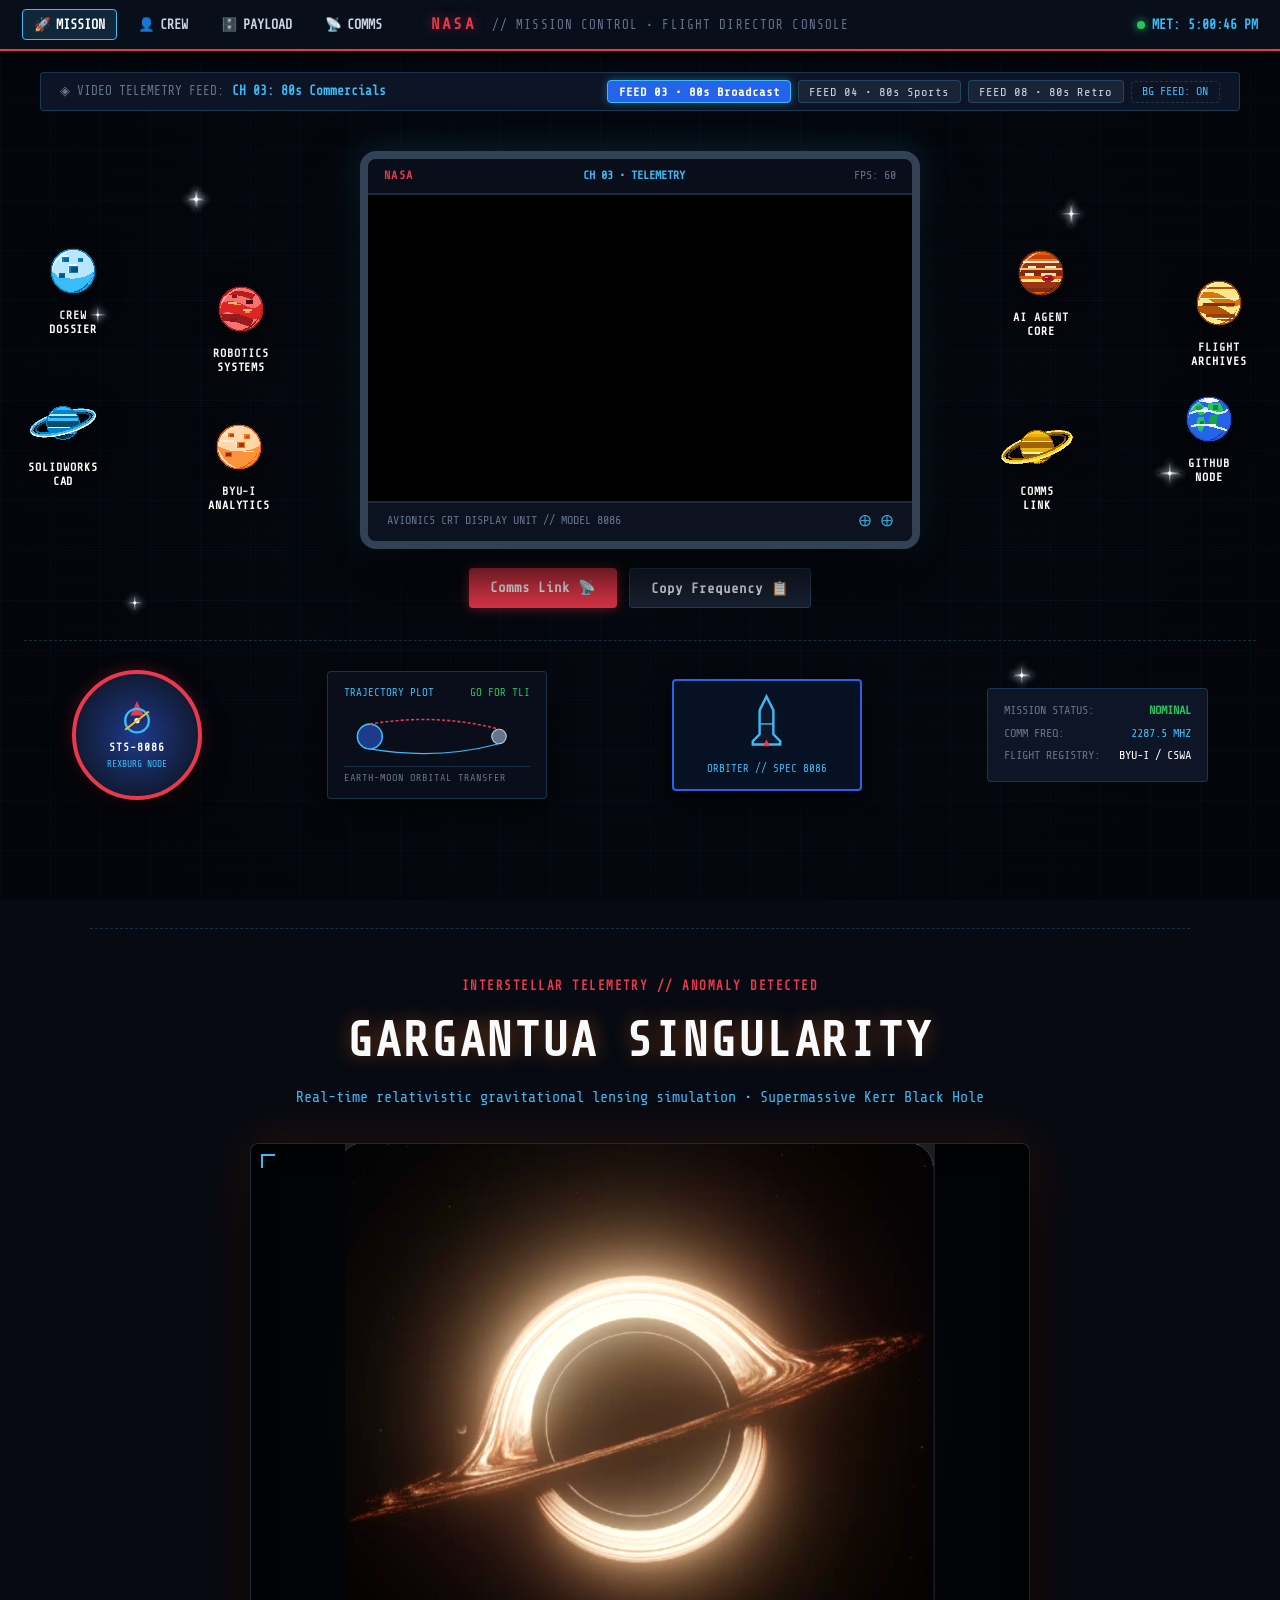
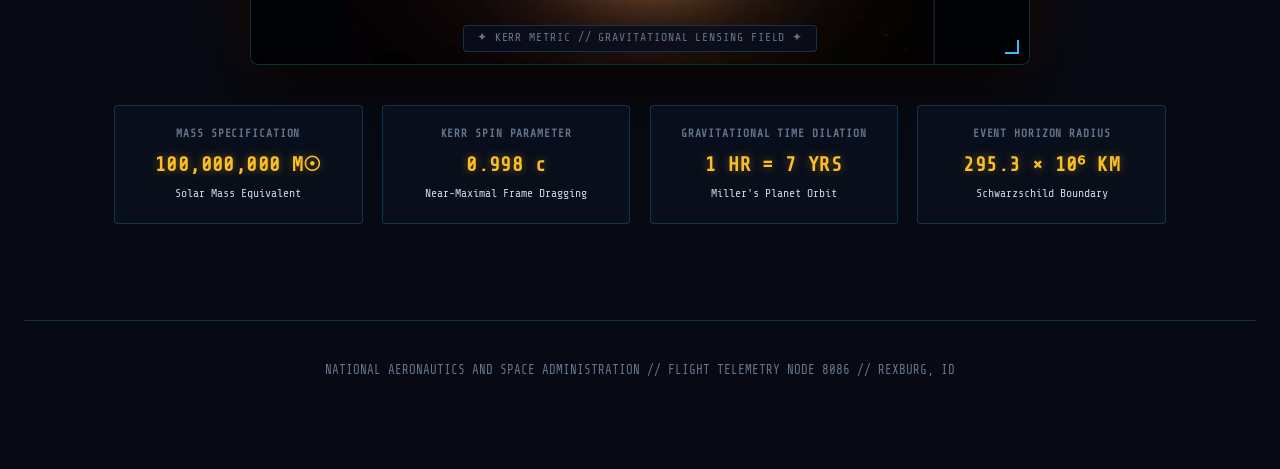
<file: index.html>
<!DOCTYPE html>
<html lang="en">
<head>
  <meta charset="UTF-8">
  <meta name="viewport" content="width=device-width, initial-scale=1.0">
  <title>NASA Mission Telemetry ⋆ Flight Systems</title>
  <meta name="description" content="Vintage NASA Mission Control Flight Terminal - Robotics, SolidWorks CAD, and AI Systems.">
  
  <!-- Fonts -->
  <link rel="preconnect" href="https://fonts.googleapis.com">
  <link rel="preconnect" href="https://fonts.gstatic.com" crossorigin>
  <link href="https://fonts.googleapis.com/css2?family=Share+Tech+Mono&family=Plus+Jakarta+Sans:wght@500;600;700&display=swap" rel="stylesheet">
  
  <!-- Stylesheet -->
  <link rel="stylesheet" href="css/style.css">
</head>
<body>

  <!-- AMBIENT 80s VINTAGE VIDEO BACKDROP -->
  <div class="vintage-video-backdrop" id="video-backdrop">
    <div class="video-overlay-tint"></div>
    <div class="crt-scanlines"></div>
    <video id="bg-video-player" autoplay loop muted playsinline preload="auto">
      <source id="bg-video-source" src="assets/videos/retro-commercial.mp4" type="video/mp4">
    </video>
  </div>

  <div class="nasa-grid-overlay"></div>

  <!-- PINNED NASA FLIGHT DIRECTOR TOOLBAR -->
  <header class="pinned-toolbar">
    <div class="toolbar-grid">
      
      <!-- Left: Navigation Links -->
      <div class="toolbar-left">
        <a href="index.html" class="tool-nav-btn active">🚀 <span>MISSION</span></a>
        <a href="about.html" class="tool-nav-btn">👤 <span>CREW</span></a>
        <a href="projects.html" class="tool-nav-btn">🗄️ <span>PAYLOAD</span></a>
        <a href="contact.html" class="tool-nav-btn">📡 <span>COMMS</span></a>
      </div>

      <!-- Center: Vintage NASA Worm Wordmark -->
      <div class="toolbar-center">
        <a href="index.html" class="nasa-worm-badge">NASA</a>
        <span class="nasa-mission-sub">// MISSION CONTROL • FLIGHT DIRECTOR CONSOLE</span>
      </div>

      <!-- Right: Real-time Mission Elapsed Time / Clock -->
      <div class="toolbar-right">
        <div class="mission-clock">
          <span class="status-telemetry-led"></span>
          <span>MET:</span>
          <strong id="earth-clock">--:--:--</strong>
        </div>
      </div>

    </div>
  </header>

  <!-- NASA TELEMETRY & CHANNEL TUNER BAR -->
  <div class="tv-channel-bar">
    <div class="channel-info">
      <span>◈ VIDEO TELEMETRY FEED:</span>
      <strong id="current-channel-name">CH 03: 80s Commercials</strong>
    </div>

    <div class="channel-buttons">
      <button class="ch-btn active" data-src="assets/videos/retro-commercial.mp4" data-name="CH 03: 80s Commercials">
        FEED 03 • 80s Broadcast
      </button>
      <button class="ch-btn" data-src="assets/videos/retro-80s-basketball.mp4" data-name="CH 04: 80s Basketball Sports">
        FEED 04 • 80s Sports
      </button>
      <button class="ch-btn" data-src="assets/videos/retro-80s-disco.mp4" data-name="CH 08: 80s Disco & Retro">
        FEED 08 • 80s Retro
      </button>
      <button id="toggle-video-bg" class="video-toggle-btn">BG FEED: ON</button>
    </div>
  </div>

  <!-- MAIN SIMPLISTIC NASA STAGE -->
  <div class="site-wrapper">
    
    <div class="nasa-home-stage">
      
      <!-- Starbursts in background (twinkling star flares like in the screenshot) -->
      <div class="starburst-field" aria-hidden="true">
        <div class="starburst-flare" style="top: 10%; left: 14%; --flare-size: 20px; animation-delay: 0s;"><span class="flare-core"></span></div>
        <div class="starburst-flare" style="top: 16%; left: 34%; --flare-size: 14px; animation-delay: 1.2s;"><span class="flare-core"></span></div>
        <div class="starburst-flare" style="top: 26%; left: 6%; --flare-size: 18px; animation-delay: 0.6s;"><span class="flare-core"></span></div>
        <div class="starburst-flare" style="top: 12%; right: 15%; --flare-size: 22px; animation-delay: 1.8s;"><span class="flare-core"></span></div>
        <div class="starburst-flare" style="top: 28%; right: 30%; --flare-size: 15px; animation-delay: 0.9s;"><span class="flare-core"></span></div>
        <div class="starburst-flare" style="top: 48%; right: 7%; --flare-size: 24px; animation-delay: 2.1s;"><span class="flare-core"></span></div>
        <div class="starburst-flare" style="top: 66%; left: 9%; --flare-size: 16px; animation-delay: 1.4s;"><span class="flare-core"></span></div>
        <div class="starburst-flare" style="top: 76%; right: 19%; --flare-size: 20px; animation-delay: 0.4s;"><span class="flare-core"></span></div>
        <div class="starburst-flare" style="top: 56%; left: 48%; --flare-size: 13px; animation-delay: 2.5s;"><span class="flare-core"></span></div>
      </div>

      <!-- =========================================================
           FLOATING COSMIC ARENA: CENTRAL TV SURROUNDED BY FLOATING PLANETS
           ========================================================= -->
      <div class="cosmos-arena">
        
        <!-- LEFT ORBIT (4 FLOATING PLANETS) -->
        <div class="cosmos-orbit-left">
          
          <!-- Planet 1: Ice Moon (Crew Dossier) -->
          <a href="about.html" class="floating-planet float-planet-1" style="transform: translate(-10px, -20px);" title="Crew Dossier">
            <div class="planet-halo">
              <img src="assets/planets/planet-moon.svg" alt="Crew Dossier Planet" class="planet-sprite">
            </div>
            <span class="planet-text">CREW<br>DOSSIER</span>
          </a>

          <!-- Planet 2: Mars Dynamo (Robotics Systems) -->
          <a href="projects.html#project-1" class="floating-planet float-planet-2" style="transform: translate(16px, 18px);" title="Robotics Systems">
            <div class="planet-halo">
              <img src="assets/planets/planet-mars.svg" alt="Robotics Systems Planet" class="planet-sprite">
            </div>
            <span class="planet-text">ROBOTICS<br>SYSTEMS</span>
          </a>

          <!-- Planet 3: Ice Ring Titan (SolidWorks CAD) -->
          <a href="projects.html#project-3" class="floating-planet planet-ringed float-planet-3" style="transform: translate(-20px, -8px);" title="SolidWorks CAD">
            <div class="planet-halo">
              <img src="assets/planets/planet-ice-ring.svg" alt="SolidWorks CAD Planet" class="planet-sprite">
            </div>
            <span class="planet-text">SOLIDWORKS<br>CAD</span>
          </a>

          <!-- Planet 4: Peach Sandy Moon (BYU-I Analytics) -->
          <a href="about.html#education" class="floating-planet float-planet-4" style="transform: translate(14px, 16px);" title="BYU-I Analytics">
            <div class="planet-halo">
              <img src="assets/planets/planet-peach.svg" alt="BYU-I Analytics Planet" class="planet-sprite">
            </div>
            <span class="planet-text">BYU-I<br>ANALYTICS</span>
          </a>

        </div>

        <!-- CENTER: VINTAGE NASA CRT TV MONITOR -->
        <div class="center-tv-wrapper">
          <div class="nasa-crt-monitor">
            <div class="nasa-crt-bezel-top">
              <span class="nasa-worm-logo">NASA</span>
              <span class="telemetry-ch-badge" id="screen-ch-badge">CH 03 • TELEMETRY</span>
              <span style="color:var(--text-dim);">FPS: 60</span>
            </div>
            <div class="nasa-screen-glass">
              <div class="crt-scanlines"></div>
              <video id="tv-video-player" autoplay loop muted playsinline preload="auto">
                <source src="assets/videos/retro-commercial.mp4" type="video/mp4">
              </video>
            </div>
            <div class="nasa-crt-controls-plate">
              <span>AVIONICS CRT DISPLAY UNIT // MODEL 8086</span>
              <div class="dials-group">
                <span title="Tuning">⨁</span>
                <span title="Horizontal Sync">⨁</span>
              </div>
            </div>
          </div>

          <!-- Buttons Directly Below TV -->
          <div class="tv-sub-actions">
            <a href="contact.html" class="btn-nasa-primary">
              Comms Link 📡
            </a>
            <button id="copy-email-btn" class="btn-nasa-secondary">
              Copy Frequency 📋
            </button>
          </div>
        </div>

        <!-- RIGHT ORBIT (4 FLOATING PLANETS) -->
        <div class="cosmos-orbit-right">
          
          <!-- Planet 5: Orange Banded Jupiter (AI Agent Core) -->
          <a href="projects.html#project-2" class="floating-planet float-planet-5" style="transform: translate(-14px, -18px);" title="AI Agent Core">
            <div class="planet-halo">
              <img src="assets/planets/planet-jupiter.svg" alt="AI Agent Core Planet" class="planet-sprite">
            </div>
            <span class="planet-text">AI AGENT<br>CORE</span>
          </a>

          <!-- Planet 6: Caramel Marbled Gas World (Flight Archives) -->
          <a href="projects.html" class="floating-planet float-planet-6" style="transform: translate(22px, 12px);" title="Flight Archives">
            <div class="planet-halo">
              <img src="assets/planets/planet-caramel.svg" alt="Flight Archives Planet" class="planet-sprite">
            </div>
            <span class="planet-text">FLIGHT<br>ARCHIVES</span>
          </a>

          <!-- Planet 7: Golden Saturn Ringed (Comms Link) -->
          <a href="contact.html" class="floating-planet planet-ringed float-planet-7" style="transform: translate(-18px, 16px);" title="Comms Transmission">
            <div class="planet-halo">
              <img src="assets/planets/planet-saturn.svg" alt="Comms Transmission Planet" class="planet-sprite">
            </div>
            <span class="planet-text">COMMS<br>LINK</span>
          </a>

          <!-- Planet 8: Earth Terra (GitHub Source Node) -->
          <a href="https://github.com/collinwebb007" target="_blank" rel="noopener noreferrer" class="floating-planet float-planet-8" style="transform: translate(12px, -12px);" title="GitHub Node">
            <div class="planet-halo">
              <img src="assets/planets/planet-earth.svg" alt="GitHub Node Planet" class="planet-sprite">
            </div>
            <span class="planet-text">GITHUB<br>NODE</span>
          </a>

        </div>

      </div>

      <!-- =========================================================
           VINTAGE NASA BACKGROUND DECORATIONS (SCATTERED)
           Mission Patch, Apollo Trajectory Chart, Shuttle Blueprint
           ========================================================= -->
      <div class="nasa-decor-gallery">
        
        <!-- Decor 1: STS-8086 Mission Patch -->
        <div class="nasa-decor-item nasa-mission-patch float-decor-1" title="NASA STS-8086 Mission Patch">
          <svg width="42" height="42" viewBox="0 0 32 32" fill="none">
            <path d="M16 3L21 14H11L16 3Z" fill="#ea384c"/>
            <circle cx="16" cy="18" r="9" stroke="#38bdf8" stroke-width="1.8"/>
            <circle cx="16" cy="18" r="2" fill="#fff"/>
            <path d="M7 25L25 11" stroke="#fbbf24" stroke-width="1.5"/>
          </svg>
          <span class="patch-title">STS-8086</span>
          <span style="font-family: var(--font-mono); font-size: 0.6rem; color: #38bdf8;">REXBURG NODE</span>
        </div>

        <!-- Decor 2: Apollo Lunar Trajectory Chart -->
        <div class="nasa-decor-item apollo-chart-box float-decor-2" title="Apollo Lunar Trajectory Chart">
          <div class="chart-header">
            <span>TRAJECTORY PLOT</span>
            <span style="color:#22c55e;">GO FOR TLI</span>
          </div>
          <div class="chart-art">
            <svg width="100%" height="100%" viewBox="0 0 180 50">
              <circle cx="25" cy="25" r="12" fill="#1e3a8a" stroke="#38bdf8" stroke-width="1.5"/>
              <circle cx="150" cy="25" r="7" fill="#64748b" stroke="#cbd5e1" stroke-width="1"/>
              <!-- Trajectory curve -->
              <path d="M25 13 Q 90 2, 150 18" fill="none" stroke="#ea384c" stroke-width="1.5" stroke-dasharray="3,2"/>
              <path d="M150 32 Q 90 48, 25 37" fill="none" stroke="#38bdf8" stroke-width="1.2"/>
            </svg>
          </div>
          <span style="font-family: var(--font-mono); font-size: 0.64rem; color: #64748b; display: block; margin-top: 3px;">
            EARTH-MOON ORBITAL TRANSFER
          </span>
        </div>

        <!-- Decor 3: Space Shuttle Blueprint -->
        <div class="nasa-decor-item shuttle-blueprint float-decor-3" title="Space Shuttle Orbiter Blueprint">
          <svg width="45" height="55" viewBox="0 0 24 32" fill="none">
            <path d="M12 2L16 10V24L20 28V30H4V28L8 24V10L12 2Z" fill="#0f172a" stroke="#38bdf8" stroke-width="1.4"/>
            <polygon points="12,27 10,31 14,31" fill="#ea384c"/>
            <line x1="8" y1="18" x2="16" y2="18" stroke="#38bdf8" stroke-width="0.8"/>
          </svg>
          <span class="blueprint-label">ORBITER // SPEC 8086</span>
        </div>

        <!-- Decor 4: Mission Telemetry Module -->
        <div class="nasa-decor-item telemetry-module float-decor-4" title="Mission Telemetry Status">
          <div class="telemetry-row">
            <span>MISSION STATUS:</span>
            <span class="telemetry-val">NOMINAL</span>
          </div>
          <div class="telemetry-row">
            <span>COMM FREQ:</span>
            <span style="color:#38bdf8;">2287.5 MHZ</span>
          </div>
          <div class="telemetry-row">
            <span>FLIGHT REGISTRY:</span>
            <span style="color:#fff;">BYU-I / CSWA</span>
          </div>
        </div>

      </div>

    </div>

    <!-- =========================================================
         SECTION 02: GARGANTUA GRAVITATIONAL ANOMALY OBSERVATORY
         Interstellar Relativistic Kerr Singularity Animation
         ========================================================= -->
    <section class="blackhole-section" id="gargantua-observatory">
      <div class="blackhole-header">
        <span class="blackhole-kicker">INTERSTELLAR TELEMETRY // ANOMALY DETECTED</span>
        <h2 class="blackhole-title">Gargantua Singularity</h2>
        <p class="blackhole-subtitle">
          Real-time relativistic gravitational lensing simulation • Supermassive Kerr Black Hole
        </p>
      </div>

      <div class="blackhole-media-wrapper">
        <img id="gargantua-media" src="assets/images/gargantua.png" alt="Gargantua Singularity • Interstellar Relativistic Black Hole" class="gargantua-img">
        <div class="canvas-hint">✦ KERR METRIC // GRAVITATIONAL LENSING FIELD ✦</div>
      </div>

      <!-- Relativistic Flight Specifications Deck -->
      <div class="singularity-telemetry-grid">
        <div class="telemetry-stat-card">
          <span class="stat-label">MASS SPECIFICATION</span>
          <span class="stat-value">100,000,000 M☉</span>
          <span class="stat-desc">Solar Mass Equivalent</span>
        </div>
        <div class="telemetry-stat-card">
          <span class="stat-label">KERR SPIN PARAMETER</span>
          <span class="stat-value">0.998 c</span>
          <span class="stat-desc">Near-Maximal Frame Dragging</span>
        </div>
        <div class="telemetry-stat-card">
          <span class="stat-label">GRAVITATIONAL TIME DILATION</span>
          <span class="stat-value">1 HR = 7 YRS</span>
          <span class="stat-desc">Miller's Planet Orbit</span>
        </div>
        <div class="telemetry-stat-card">
          <span class="stat-label">EVENT HORIZON RADIUS</span>
          <span class="stat-value">295.3 × 10⁶ KM</span>
          <span class="stat-desc">Schwarzschild Boundary</span>
        </div>
      </div>
    </section>

    <!-- FOOTER -->
    <footer class="retro-footer">
      <p>NATIONAL AERONAUTICS AND SPACE ADMINISTRATION // FLIGHT TELEMETRY NODE 8086 // REXBURG, ID</p>
    </footer>

  </div>

  <!-- Toast Alert -->
  <div id="toast" class="vintage-toast"></div>

  <!-- Scripts -->
  <script src="js/data.js"></script>
  <script src="js/main.js"></script>
</body>
</html>
</file>
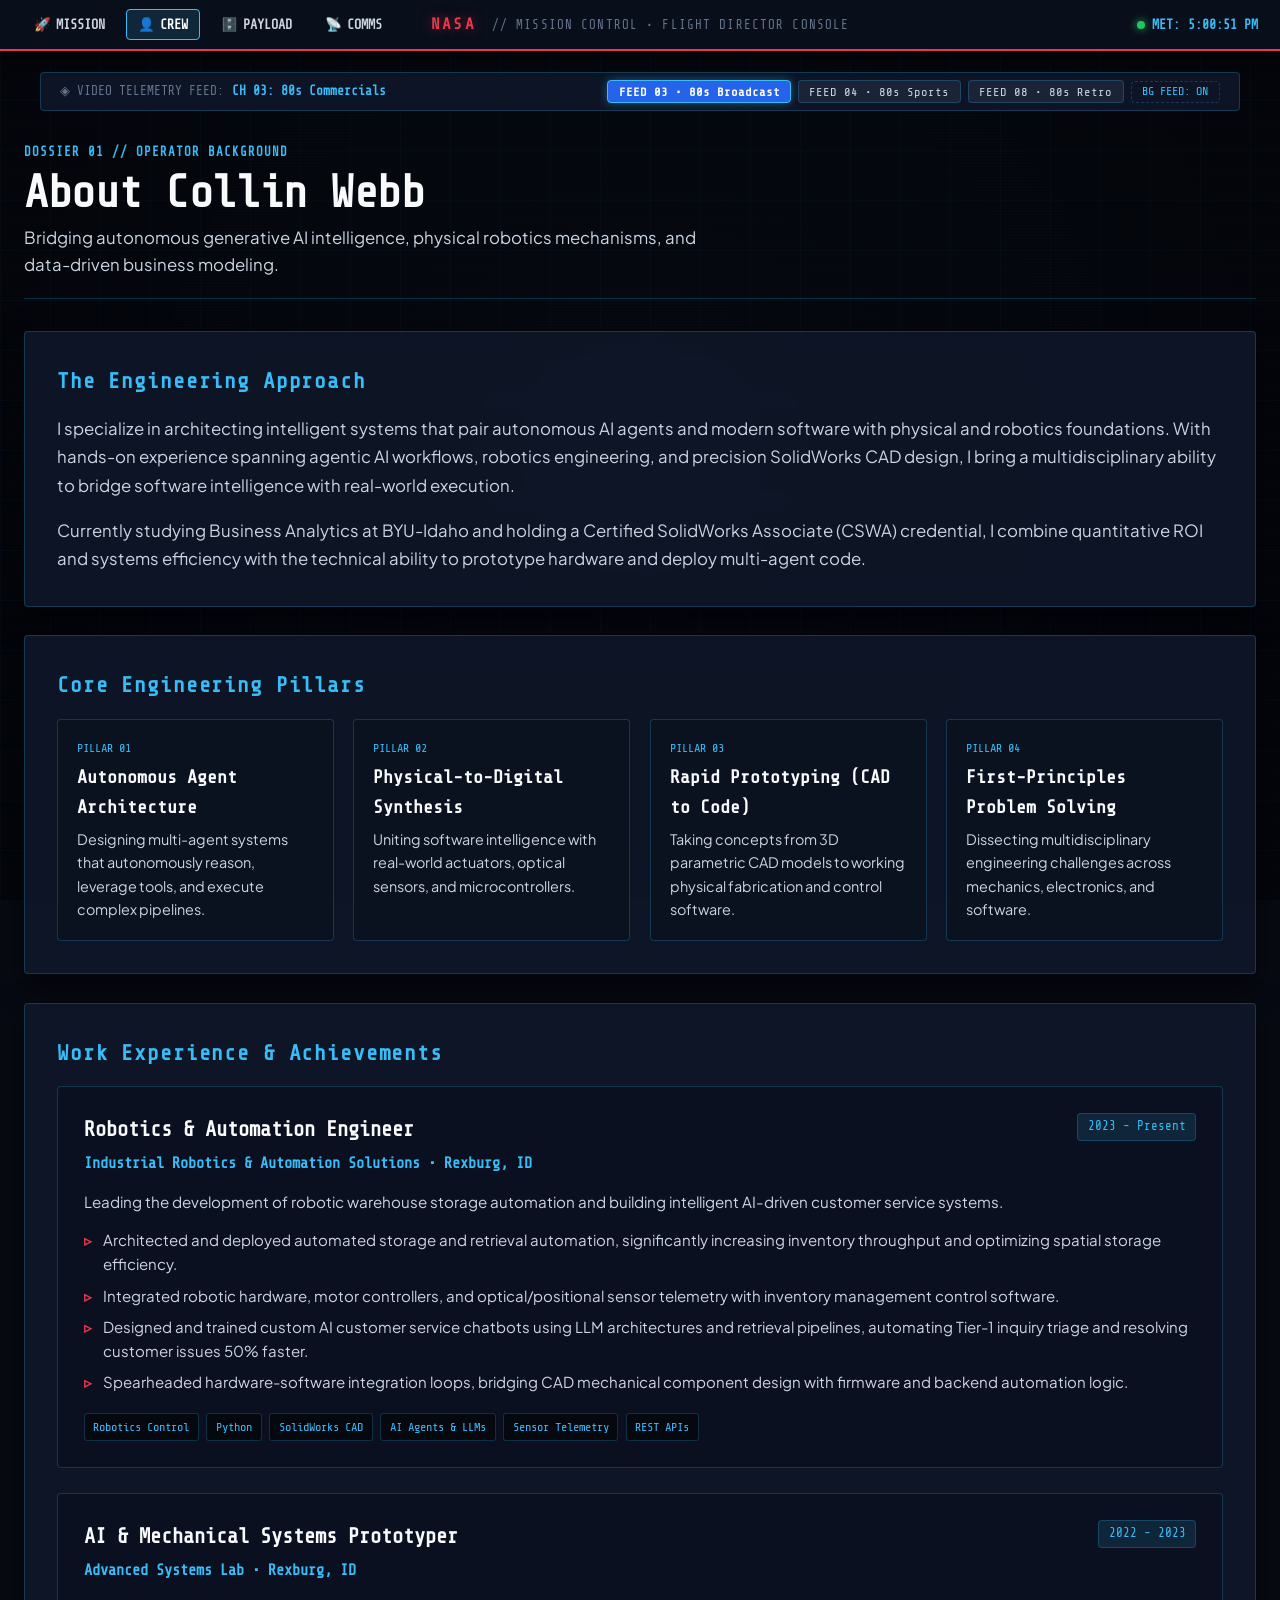
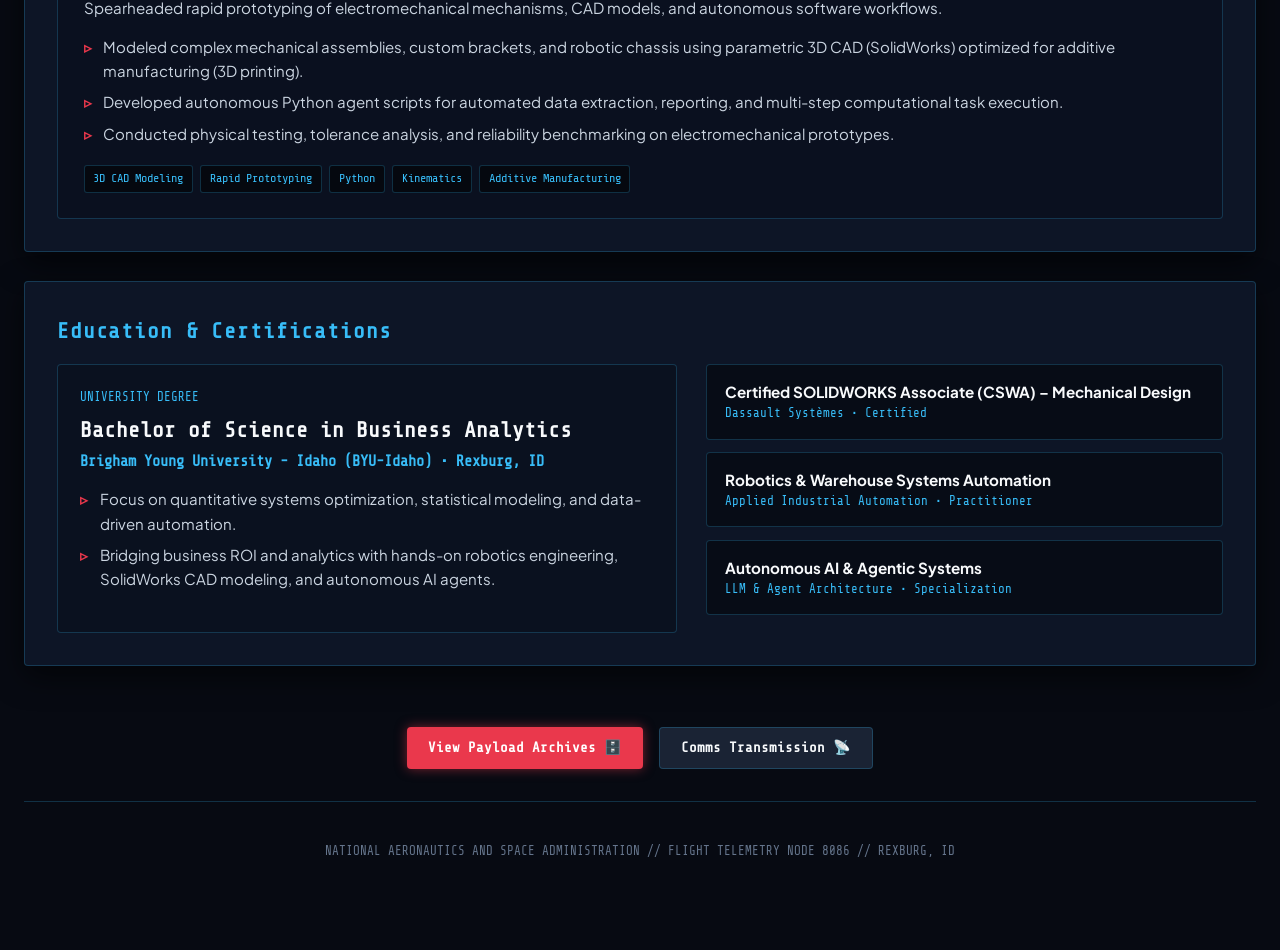
<file: about.html>
<!DOCTYPE html>
<html lang="en">
<head>
  <meta charset="UTF-8">
  <meta name="viewport" content="width=device-width, initial-scale=1.0">
  <title>About Collin Webb ⋆✴︎˚｡⋆ AI & Robotics Engineer</title>
  <meta name="description" content="Biography, career experience, and academic foundation of Collin Webb - AI & Robotics Systems Engineer.">
  
  <!-- Fonts -->
  <link rel="preconnect" href="https://fonts.googleapis.com">
  <link rel="preconnect" href="https://fonts.gstatic.com" crossorigin>
  <link href="https://fonts.googleapis.com/css2?family=DM+Serif+Display:ital@0;1&family=Plus+Jakarta+Sans:wght@400;500;600;700;800&family=Share+Tech+Mono&display=swap" rel="stylesheet">
  
  <!-- Stylesheet -->
  <link rel="stylesheet" href="css/style.css">
</head>
<body>

  <!-- AMBIENT 80s VINTAGE VIDEO BACKDROP -->
  <div class="vintage-video-backdrop" id="video-backdrop">
    <div class="video-overlay-tint"></div>
    <div class="crt-scanlines"></div>
    <video id="bg-video-player" autoplay loop muted playsinline preload="auto">
      <source id="bg-video-source" src="assets/videos/retro-commercial.mp4" type="video/mp4">
    </video>
  </div>

  <div class="nasa-grid-overlay"></div>

  <!-- PINNED NASA FLIGHT DIRECTOR TOOLBAR -->
  <header class="pinned-toolbar">
    <div class="toolbar-grid">
      <div class="toolbar-left">
        <a href="index.html" class="tool-nav-btn">🚀 <span>MISSION</span></a>
        <a href="about.html" class="tool-nav-btn active">👤 <span>CREW</span></a>
        <a href="projects.html" class="tool-nav-btn">🗄️ <span>PAYLOAD</span></a>
        <a href="contact.html" class="tool-nav-btn">📡 <span>COMMS</span></a>
      </div>

      <div class="toolbar-center">
        <a href="index.html" class="nasa-worm-badge">NASA</a>
        <span class="nasa-mission-sub">// MISSION CONTROL • FLIGHT DIRECTOR CONSOLE</span>
      </div>

      <div class="toolbar-right">
        <div class="mission-clock">
          <span class="status-telemetry-led"></span>
          <span>MET:</span>
          <strong id="earth-clock">--:--:--</strong>
        </div>
      </div>
    </div>
  </header>

  <!-- NASA TELEMETRY & CHANNEL TUNER BAR -->
  <div class="tv-channel-bar">
    <div class="channel-info">
      <span>◈ VIDEO TELEMETRY FEED:</span>
      <strong id="current-channel-name">CH 03: 80s Commercials</strong>
    </div>

    <div class="channel-buttons">
      <button class="ch-btn active" data-src="assets/videos/retro-commercial.mp4" data-name="CH 03: 80s Commercials">
        FEED 03 • 80s Broadcast
      </button>
      <button class="ch-btn" data-src="assets/videos/retro-80s-basketball.mp4" data-name="CH 04: 80s Basketball Sports">
        FEED 04 • 80s Sports
      </button>
      <button class="ch-btn" data-src="assets/videos/retro-80s-disco.mp4" data-name="CH 08: 80s Disco & Retro">
        FEED 08 • 80s Retro
      </button>
      <button id="toggle-video-bg" class="video-toggle-btn">BG FEED: ON</button>
    </div>
  </div>

  <!-- CONTENT -->
  <div class="site-wrapper">
    
    <header class="page-header">
      <span class="page-kicker">DOSSIER 01 // OPERATOR BACKGROUND</span>
      <h1 class="page-title">About Collin Webb</h1>
      <p class="page-subtitle">
        Bridging autonomous generative AI intelligence, physical robotics mechanisms, and data-driven business modeling.
      </p>
    </header>

    <div class="content-grid">
      
      <!-- Bio Summary Panel -->
      <section class="nasa-panel">
        <h2 class="panel-title">The Engineering Approach</h2>
        <p style="font-size: 1.05rem; line-height: 1.7; margin-bottom: 1rem; color: var(--text-lunar);">
          I specialize in architecting intelligent systems that pair autonomous AI agents and modern software with physical and robotics foundations. With hands-on experience spanning agentic AI workflows, robotics engineering, and precision SolidWorks CAD design, I bring a multidisciplinary ability to bridge software intelligence with real-world execution.
        </p>
        <p style="font-size: 1.05rem; line-height: 1.7; color: var(--text-lunar);">
          Currently studying Business Analytics at BYU-Idaho and holding a Certified SolidWorks Associate (CSWA) credential, I combine quantitative ROI and systems efficiency with the technical ability to prototype hardware and deploy multi-agent code.
        </p>
      </section>

      <!-- 4 Core Pillars -->
      <section class="nasa-panel">
        <h2 class="panel-title">Core Engineering Pillars</h2>
        <div style="display: grid; grid-template-columns: repeat(auto-fit, minmax(240px, 1fr)); gap: 1.2rem;">
          <div style="background: rgba(10, 16, 30, 0.7); padding: 1.2rem; border: 1px solid var(--nasa-border); border-radius: var(--radius-sm);">
            <div style="color: var(--nasa-cyan); font-family: var(--font-mono); font-size: 0.75rem; margin-bottom: 0.3rem;">PILLAR 01</div>
            <h3 style="font-family: var(--font-mono); font-size: 1.15rem; color: var(--text-white); margin-bottom: 0.4rem;">Autonomous Agent Architecture</h3>
            <p style="font-size: 0.9rem; color: var(--text-lunar);">Designing multi-agent systems that autonomously reason, leverage tools, and execute complex pipelines.</p>
          </div>

          <div style="background: rgba(10, 16, 30, 0.7); padding: 1.2rem; border: 1px solid var(--nasa-border); border-radius: var(--radius-sm);">
            <div style="color: var(--nasa-cyan); font-family: var(--font-mono); font-size: 0.75rem; margin-bottom: 0.3rem;">PILLAR 02</div>
            <h3 style="font-family: var(--font-mono); font-size: 1.15rem; color: var(--text-white); margin-bottom: 0.4rem;">Physical-to-Digital Synthesis</h3>
            <p style="font-size: 0.9rem; color: var(--text-lunar);">Uniting software intelligence with real-world actuators, optical sensors, and microcontrollers.</p>
          </div>

          <div style="background: rgba(10, 16, 30, 0.7); padding: 1.2rem; border: 1px solid var(--nasa-border); border-radius: var(--radius-sm);">
            <div style="color: var(--nasa-cyan); font-family: var(--font-mono); font-size: 0.75rem; margin-bottom: 0.3rem;">PILLAR 03</div>
            <h3 style="font-family: var(--font-mono); font-size: 1.15rem; color: var(--text-white); margin-bottom: 0.4rem;">Rapid Prototyping (CAD to Code)</h3>
            <p style="font-size: 0.9rem; color: var(--text-lunar);">Taking concepts from 3D parametric CAD models to working physical fabrication and control software.</p>
          </div>

          <div style="background: rgba(10, 16, 30, 0.7); padding: 1.2rem; border: 1px solid var(--nasa-border); border-radius: var(--radius-sm);">
            <div style="color: var(--nasa-cyan); font-family: var(--font-mono); font-size: 0.75rem; margin-bottom: 0.3rem;">PILLAR 04</div>
            <h3 style="font-family: var(--font-mono); font-size: 1.15rem; color: var(--text-white); margin-bottom: 0.4rem;">First-Principles Problem Solving</h3>
            <p style="font-size: 0.9rem; color: var(--text-lunar);">Dissecting multidisciplinary engineering challenges across mechanics, electronics, and software.</p>
          </div>
        </div>
      </section>

      <!-- Career History / Work Experience -->
      <section class="nasa-panel">
        <h2 class="panel-title">Work Experience & Achievements</h2>
        
        <div class="exp-timeline-list">
          <!-- Role 1 -->
          <div class="exp-entry">
            <div class="exp-headbar">
              <h3 class="exp-role-title">Robotics & Automation Engineer</h3>
              <span class="exp-tag-period">2023 - Present</span>
            </div>
            <div class="exp-meta">Industrial Robotics & Automation Solutions • Rexburg, ID</div>
            <p style="font-size: 0.95rem; margin-bottom: 0.9rem; color: var(--text-lunar);">
              Leading the development of robotic warehouse storage automation and building intelligent AI-driven customer service systems.
            </p>
            <ul class="exp-bullets">
              <li>Architected and deployed automated storage and retrieval automation, significantly increasing inventory throughput and optimizing spatial storage efficiency.</li>
              <li>Integrated robotic hardware, motor controllers, and optical/positional sensor telemetry with inventory management control software.</li>
              <li>Designed and trained custom AI customer service chatbots using LLM architectures and retrieval pipelines, automating Tier-1 inquiry triage and resolving customer issues 50% faster.</li>
              <li>Spearheaded hardware-software integration loops, bridging CAD mechanical component design with firmware and backend automation logic.</li>
            </ul>
            <div class="tech-chips">
              <span class="chip">Robotics Control</span>
              <span class="chip">Python</span>
              <span class="chip">SolidWorks CAD</span>
              <span class="chip">AI Agents & LLMs</span>
              <span class="chip">Sensor Telemetry</span>
              <span class="chip">REST APIs</span>
            </div>
          </div>

          <!-- Role 2 -->
          <div class="exp-entry">
            <div class="exp-headbar">
              <h3 class="exp-role-title">AI & Mechanical Systems Prototyper</h3>
              <span class="exp-tag-period">2022 - 2023</span>
            </div>
            <div class="exp-meta">Advanced Systems Lab • Rexburg, ID</div>
            <p style="font-size: 0.95rem; margin-bottom: 0.9rem; color: var(--text-lunar);">
              Spearheaded rapid prototyping of electromechanical mechanisms, CAD models, and autonomous software workflows.
            </p>
            <ul class="exp-bullets">
              <li>Modeled complex mechanical assemblies, custom brackets, and robotic chassis using parametric 3D CAD (SolidWorks) optimized for additive manufacturing (3D printing).</li>
              <li>Developed autonomous Python agent scripts for automated data extraction, reporting, and multi-step computational task execution.</li>
              <li>Conducted physical testing, tolerance analysis, and reliability benchmarking on electromechanical prototypes.</li>
            </ul>
            <div class="tech-chips">
              <span class="chip">3D CAD Modeling</span>
              <span class="chip">Rapid Prototyping</span>
              <span class="chip">Python</span>
              <span class="chip">Kinematics</span>
              <span class="chip">Additive Manufacturing</span>
            </div>
          </div>
        </div>
      </section>

      <!-- Education & Certifications -->
      <section class="nasa-panel" id="education">
        <h2 class="panel-title">Education & Certifications</h2>
        
        <div class="edu-cert-split">
          <div style="background: rgba(10, 16, 30, 0.7); padding: 1.4rem; border: 1px solid var(--nasa-border); border-radius: var(--radius-sm);">
            <div style="font-family: var(--font-mono); font-size: 0.78rem; color: var(--nasa-cyan); margin-bottom: 0.3rem;">UNIVERSITY DEGREE</div>
            <h3 style="font-family: var(--font-mono); font-size: 1.35rem; color: var(--text-white); margin-bottom: 0.2rem;">Bachelor of Science in Business Analytics</h3>
            <div style="font-size: 0.95rem; color: var(--nasa-cyan); font-weight: 600; margin-bottom: 0.8rem; font-family: var(--font-mono);">Brigham Young University - Idaho (BYU-Idaho) • Rexburg, ID</div>
            <ul class="exp-bullets">
              <li>Focus on quantitative systems optimization, statistical modeling, and data-driven automation.</li>
              <li>Bridging business ROI and analytics with hands-on robotics engineering, SolidWorks CAD modeling, and autonomous AI agents.</li>
            </ul>
          </div>

          <div>
            <div class="cert-pill-item">
              <div class="cert-title">Certified SOLIDWORKS Associate (CSWA) – Mechanical Design</div>
              <div class="cert-org">Dassault Systèmes • Certified</div>
            </div>
            <div class="cert-pill-item">
              <div class="cert-title">Robotics & Warehouse Systems Automation</div>
              <div class="cert-org">Applied Industrial Automation • Practitioner</div>
            </div>
            <div class="cert-pill-item">
              <div class="cert-title">Autonomous AI & Agentic Systems</div>
              <div class="cert-org">LLM & Agent Architecture • Specialization</div>
            </div>
          </div>
        </div>
      </section>

      <!-- Next Steps Call to Action -->
      <div style="text-align: center; margin: 2rem 0; display: flex; justify-content: center; gap: 1rem; flex-wrap: wrap;">
        <a href="projects.html" class="btn-nasa-primary">View Payload Archives 🗄️</a>
        <a href="contact.html" class="btn-nasa-secondary">Comms Transmission 📡</a>
      </div>

    </div>

    <!-- FOOTER -->
    <footer class="retro-footer">
      <p>NATIONAL AERONAUTICS AND SPACE ADMINISTRATION // FLIGHT TELEMETRY NODE 8086 // REXBURG, ID</p>
    </footer>

  </div>

  <div id="toast" class="vintage-toast"></div>

  <script src="js/data.js"></script>
  <script src="js/main.js"></script>
</body>
</html>
</file>
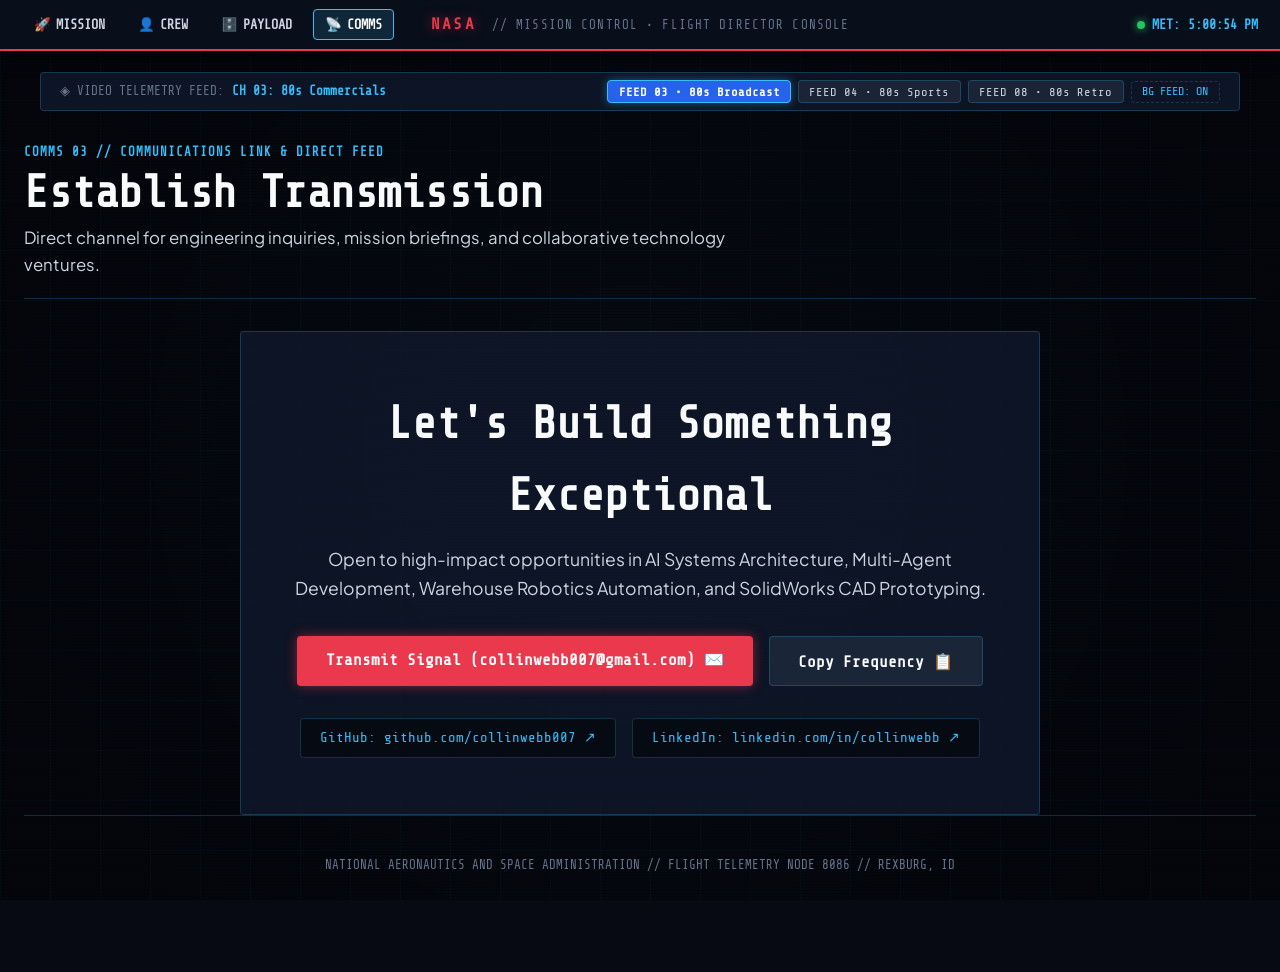
<file: contact.html>
<!DOCTYPE html>
<html lang="en">
<head>
  <meta charset="UTF-8">
  <meta name="viewport" content="width=device-width, initial-scale=1.0">
  <title>Communications Terminal ⋆✴︎˚｡⋆ Collin Webb</title>
  <meta name="description" content="Establish communications with Collin Webb - AI & Robotics Systems Engineer.">
  
  <!-- Fonts -->
  <link rel="preconnect" href="https://fonts.googleapis.com">
  <link rel="preconnect" href="https://fonts.gstatic.com" crossorigin>
  <link href="https://fonts.googleapis.com/css2?family=DM+Serif+Display:ital@0;1&family=Plus+Jakarta+Sans:wght@400;500;600;700;800&family=Share+Tech+Mono&display=swap" rel="stylesheet">
  
  <!-- Stylesheet -->
  <link rel="stylesheet" href="css/style.css">
</head>
<body>

  <!-- AMBIENT 80s VINTAGE VIDEO BACKDROP -->
  <div class="vintage-video-backdrop" id="video-backdrop">
    <div class="video-overlay-tint"></div>
    <div class="crt-scanlines"></div>
    <video id="bg-video-player" autoplay loop muted playsinline preload="auto">
      <source id="bg-video-source" src="assets/videos/retro-commercial.mp4" type="video/mp4">
    </video>
  </div>

  <div class="nasa-grid-overlay"></div>

  <!-- PINNED NASA FLIGHT DIRECTOR TOOLBAR -->
  <header class="pinned-toolbar">
    <div class="toolbar-grid">
      <div class="toolbar-left">
        <a href="index.html" class="tool-nav-btn">🚀 <span>MISSION</span></a>
        <a href="about.html" class="tool-nav-btn">👤 <span>CREW</span></a>
        <a href="projects.html" class="tool-nav-btn">🗄️ <span>PAYLOAD</span></a>
        <a href="contact.html" class="tool-nav-btn active">📡 <span>COMMS</span></a>
      </div>

      <div class="toolbar-center">
        <a href="index.html" class="nasa-worm-badge">NASA</a>
        <span class="nasa-mission-sub">// MISSION CONTROL • FLIGHT DIRECTOR CONSOLE</span>
      </div>

      <div class="toolbar-right">
        <div class="mission-clock">
          <span class="status-telemetry-led"></span>
          <span>MET:</span>
          <strong id="earth-clock">--:--:--</strong>
        </div>
      </div>
    </div>
  </header>

  <!-- NASA TELEMETRY & CHANNEL TUNER BAR -->
  <div class="tv-channel-bar">
    <div class="channel-info">
      <span>◈ VIDEO TELEMETRY FEED:</span>
      <strong id="current-channel-name">CH 03: 80s Commercials</strong>
    </div>

    <div class="channel-buttons">
      <button class="ch-btn active" data-src="assets/videos/retro-commercial.mp4" data-name="CH 03: 80s Commercials">
        FEED 03 • 80s Broadcast
      </button>
      <button class="ch-btn" data-src="assets/videos/retro-80s-basketball.mp4" data-name="CH 04: 80s Basketball Sports">
        FEED 04 • 80s Sports
      </button>
      <button class="ch-btn" data-src="assets/videos/retro-80s-disco.mp4" data-name="CH 08: 80s Disco & Retro">
        FEED 08 • 80s Retro
      </button>
      <button id="toggle-video-bg" class="video-toggle-btn">BG FEED: ON</button>
    </div>
  </div>

  <!-- CONTENT -->
  <div class="site-wrapper">
    
    <header class="page-header">
      <span class="page-kicker">COMMS 03 // COMMUNICATIONS LINK & DIRECT FEED</span>
      <h1 class="page-title">Establish Transmission</h1>
      <p class="page-subtitle">
        Direct channel for engineering inquiries, mission briefings, and collaborative technology ventures.
      </p>
    </header>

    <div class="contact-console">
      <h2 class="contact-console-title">Let's Build Something Exceptional</h2>
      <p style="font-size: 1.1rem; line-height: 1.7; color: var(--text-lunar); margin-bottom: 2rem;">
        Open to high-impact opportunities in AI Systems Architecture, Multi-Agent Development, Warehouse Robotics Automation, and SolidWorks CAD Prototyping.
      </p>

      <div style="display: flex; justify-content: center; flex-wrap: wrap; gap: 1rem; margin-bottom: 2rem;">
        <a id="mailto-link" href="mailto:collinwebb007@gmail.com" class="btn-nasa-primary" style="font-size: 1rem; padding: 0.75rem 1.8rem;">
          Transmit Signal (collinwebb007@gmail.com) ✉️
        </a>
        <button id="copy-email-btn" class="btn-nasa-secondary" style="font-size: 1rem; padding: 0.75rem 1.8rem;">
          Copy Frequency 📋
        </button>
      </div>

      <div class="contact-social-row">
        <a href="https://github.com/collinwebb007" target="_blank" rel="noopener noreferrer" class="social-button">
          GitHub: github.com/collinwebb007 ↗
        </a>
        <a href="https://www.linkedin.com/in/collinwebb/" target="_blank" rel="noopener noreferrer" class="social-button">
          LinkedIn: linkedin.com/in/collinwebb ↗
        </a>
      </div>
    </div>

    <!-- FOOTER -->
    <footer class="retro-footer">
      <p>NATIONAL AERONAUTICS AND SPACE ADMINISTRATION // FLIGHT TELEMETRY NODE 8086 // REXBURG, ID</p>
    </footer>

  </div>

  <div id="toast" class="vintage-toast"></div>

  <script src="js/data.js"></script>
  <script src="js/main.js"></script>
</body>
</html>
</file>
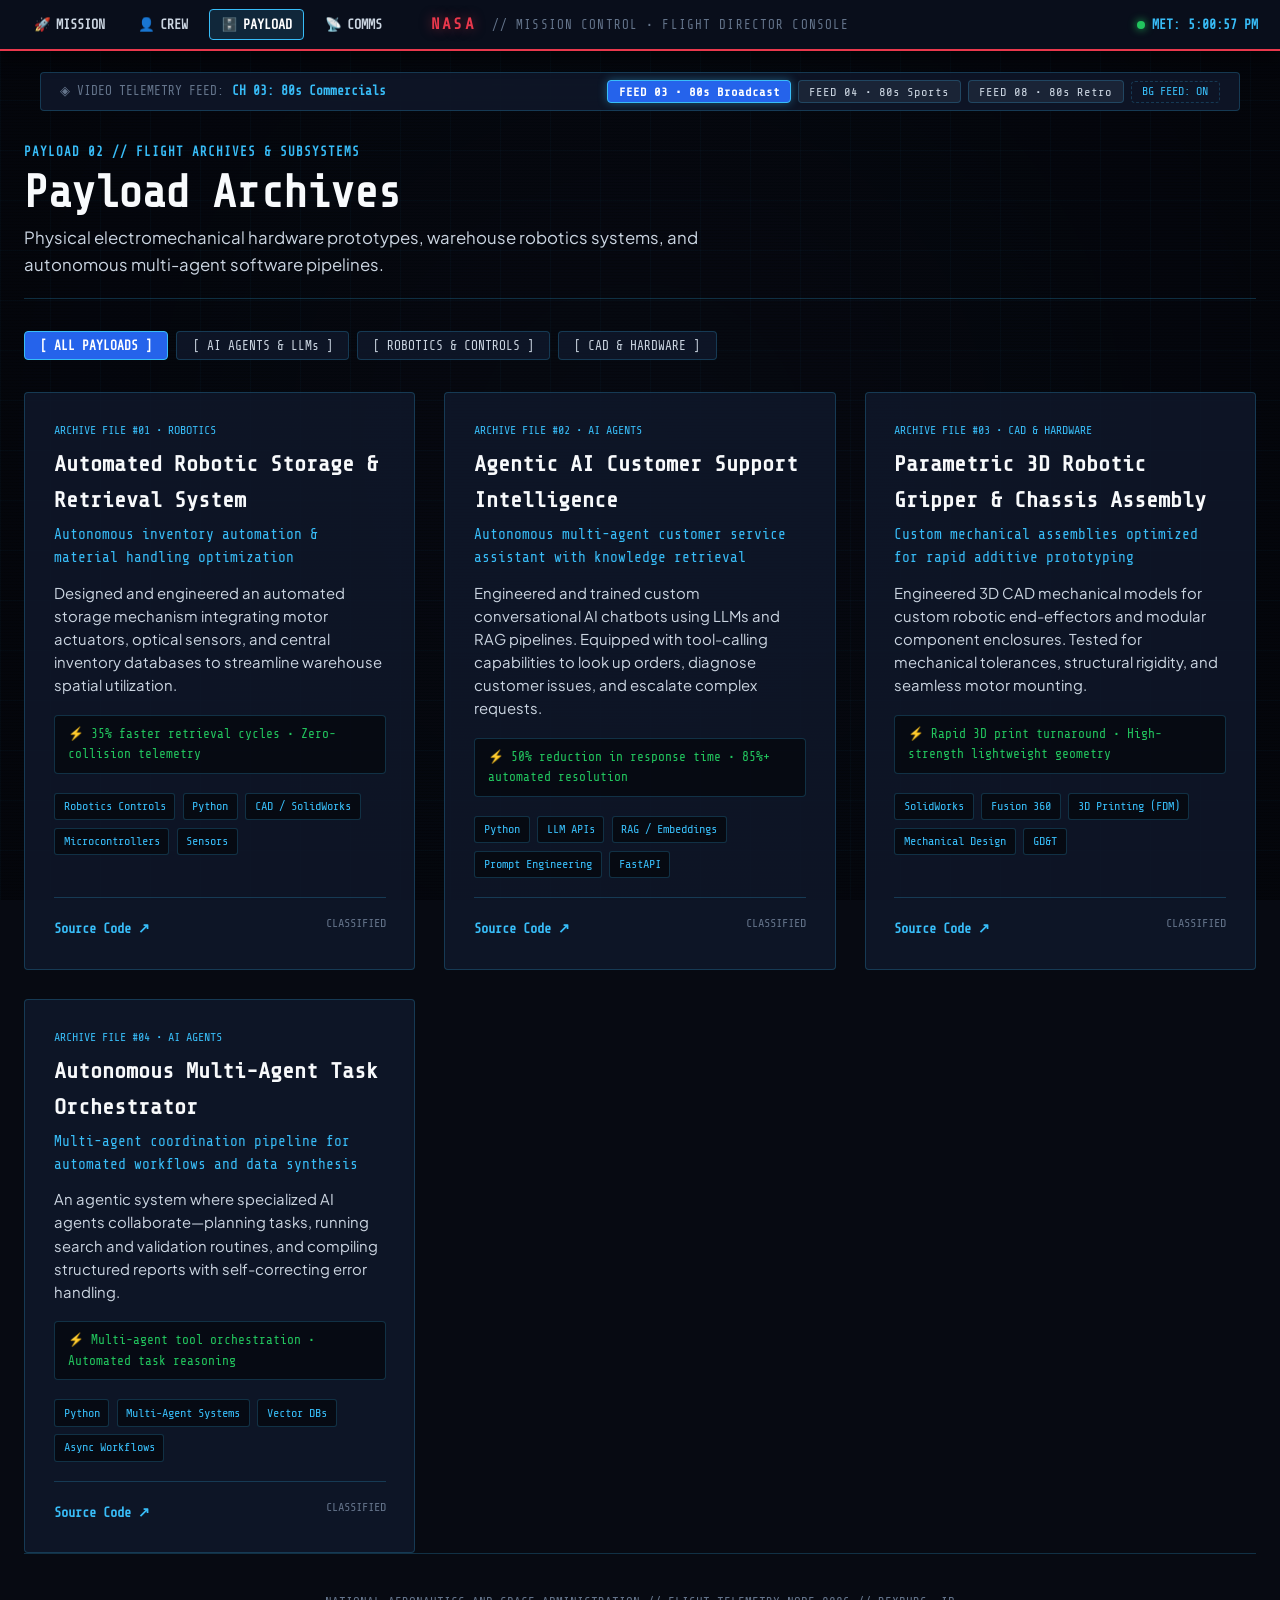
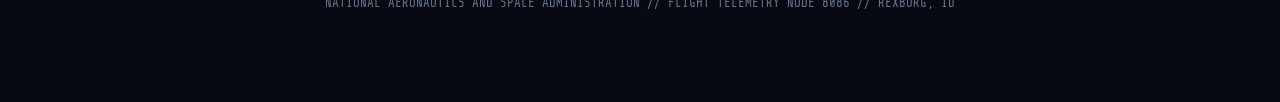
<file: projects.html>
<!DOCTYPE html>
<html lang="en">
<head>
  <meta charset="UTF-8">
  <meta name="viewport" content="width=device-width, initial-scale=1.0">
  <title>Project Archives ⋆✴︎˚｡⋆ Collin Webb</title>
  <meta name="description" content="Featured robotics, CAD, and AI agent projects engineered by Collin Webb.">
  
  <!-- Fonts -->
  <link rel="preconnect" href="https://fonts.googleapis.com">
  <link rel="preconnect" href="https://fonts.gstatic.com" crossorigin>
  <link href="https://fonts.googleapis.com/css2?family=DM+Serif+Display:ital@0;1&family=Plus+Jakarta+Sans:wght@400;500;600;700;800&family=Share+Tech+Mono&display=swap" rel="stylesheet">
  
  <!-- Stylesheet -->
  <link rel="stylesheet" href="css/style.css">
</head>
<body>

  <!-- AMBIENT 80s VINTAGE VIDEO BACKDROP -->
  <div class="vintage-video-backdrop" id="video-backdrop">
    <div class="video-overlay-tint"></div>
    <div class="crt-scanlines"></div>
    <video id="bg-video-player" autoplay loop muted playsinline preload="auto">
      <source id="bg-video-source" src="assets/videos/retro-commercial.mp4" type="video/mp4">
    </video>
  </div>

  <div class="nasa-grid-overlay"></div>

  <!-- PINNED NASA FLIGHT DIRECTOR TOOLBAR -->
  <header class="pinned-toolbar">
    <div class="toolbar-grid">
      <div class="toolbar-left">
        <a href="index.html" class="tool-nav-btn">🚀 <span>MISSION</span></a>
        <a href="about.html" class="tool-nav-btn">👤 <span>CREW</span></a>
        <a href="projects.html" class="tool-nav-btn active">🗄️ <span>PAYLOAD</span></a>
        <a href="contact.html" class="tool-nav-btn">📡 <span>COMMS</span></a>
      </div>

      <div class="toolbar-center">
        <a href="index.html" class="nasa-worm-badge">NASA</a>
        <span class="nasa-mission-sub">// MISSION CONTROL • FLIGHT DIRECTOR CONSOLE</span>
      </div>

      <div class="toolbar-right">
        <div class="mission-clock">
          <span class="status-telemetry-led"></span>
          <span>MET:</span>
          <strong id="earth-clock">--:--:--</strong>
        </div>
      </div>
    </div>
  </header>

  <!-- NASA TELEMETRY & CHANNEL TUNER BAR -->
  <div class="tv-channel-bar">
    <div class="channel-info">
      <span>◈ VIDEO TELEMETRY FEED:</span>
      <strong id="current-channel-name">CH 03: 80s Commercials</strong>
    </div>

    <div class="channel-buttons">
      <button class="ch-btn active" data-src="assets/videos/retro-commercial.mp4" data-name="CH 03: 80s Commercials">
        FEED 03 • 80s Broadcast
      </button>
      <button class="ch-btn" data-src="assets/videos/retro-80s-basketball.mp4" data-name="CH 04: 80s Basketball Sports">
        FEED 04 • 80s Sports
      </button>
      <button class="ch-btn" data-src="assets/videos/retro-80s-disco.mp4" data-name="CH 08: 80s Disco & Retro">
        FEED 08 • 80s Retro
      </button>
      <button id="toggle-video-bg" class="video-toggle-btn">BG FEED: ON</button>
    </div>
  </div>

  <!-- CONTENT -->
  <div class="site-wrapper">
    
    <header class="page-header">
      <span class="page-kicker">PAYLOAD 02 // FLIGHT ARCHIVES & SUBSYSTEMS</span>
      <h1 class="page-title">Payload Archives</h1>
      <p class="page-subtitle">
        Physical electromechanical hardware prototypes, warehouse robotics systems, and autonomous multi-agent software pipelines.
      </p>
    </header>

    <!-- Filter Pills -->
    <div class="project-filter-row">
      <button class="proj-filter-pill active" data-filter="all">[ ALL PAYLOADS ]</button>
      <button class="proj-filter-pill" data-filter="aiagents">[ AI AGENTS & LLMs ]</button>
      <button class="proj-filter-pill" data-filter="robotics">[ ROBOTICS & CONTROLS ]</button>
      <button class="proj-filter-pill" data-filter="caddesign">[ CAD & HARDWARE ]</button>
    </div>

    <!-- Projects Grid -->
    <div class="projects-archive-grid" id="projects-grid"></div>

    <!-- FOOTER -->
    <footer class="retro-footer">
      <p>NATIONAL AERONAUTICS AND SPACE ADMINISTRATION // FLIGHT TELEMETRY NODE 8086 // REXBURG, ID</p>
    </footer>

  </div>

  <div id="toast" class="vintage-toast"></div>

  <script src="js/data.js"></script>
  <script src="js/main.js"></script>
</body>
</html>
</file>
<file: css/style.css>
/* ===================================================================
   VINTAGE NASA MISSION CONTROL THEME
   Apollo & Space Shuttle Era (1970s - 1980s)
   Palette: Deep Space Navy, Lunar Slate, NASA Red, Mission Telemetry Cyan
   =================================================================== */

:root {
  /* Vintage NASA Mission Control Palette */
  --nasa-space: #070a12;
  --nasa-console: #0f172a;
  --nasa-panel: rgba(15, 23, 42, 0.88);
  --nasa-panel-hover: rgba(30, 41, 59, 0.96);
  --nasa-border: rgba(56, 189, 248, 0.22);
  --nasa-border-bright: #38bdf8;
  
  /* Iconic NASA Accents */
  --nasa-red: #ea384c;
  --nasa-red-glow: 0 0 12px rgba(234, 56, 76, 0.5);
  --nasa-blue: #2563eb;
  --nasa-cyan: #38bdf8;
  --nasa-cyan-glow: 0 0 10px rgba(56, 189, 248, 0.45);
  --nasa-green: #22c55e;
  --nasa-amber: #f59e0b;
  
  --text-white: #f8fafc;
  --text-lunar: #cbd5e1;
  --text-dim: #64748b;

  /* Fonts */
  --font-mono: 'Share Tech Mono', ui-monospace, monospace;
  --font-serif: 'DM Serif Display', Georgia, serif;
  --font-sans: 'Plus Jakarta Sans', -apple-system, sans-serif;

  --radius-sm: 4px;
  --radius-md: 8px;
  --radius-lg: 16px;
  --radius-pill: 9999px;
}

*, *::before, *::after {
  box-sizing: border-box;
  margin: 0;
  padding: 0;
}

html {
  scroll-behavior: smooth;
  background-color: var(--nasa-space);
}

body {
  font-family: var(--font-sans);
  background-color: var(--nasa-space);
  color: var(--text-lunar);
  line-height: 1.6;
  min-height: 100vh;
  position: relative;
  overflow-x: hidden;
}

/* =============================================================
   AMBIENT 80s VINTAGE VIDEO BACKDROP
   ============================================================= */
.vintage-video-backdrop {
  position: fixed;
  top: 0;
  left: 0;
  width: 100vw;
  height: 100vh;
  z-index: 0;
  pointer-events: none;
  overflow: hidden;
  transition: opacity 0.4s ease;
}

.vintage-video-backdrop.hidden-bg {
  opacity: 0;
}

.vintage-video-backdrop video {
  position: absolute;
  top: 50%;
  left: 50%;
  width: 100vw;
  height: 100vh;
  object-fit: cover;
  transform: translate(-50%, -50%) scale(1.05);
  filter: contrast(1.15) brightness(0.28) saturate(0.9);
}

.video-overlay-tint {
  position: absolute;
  top: 0;
  left: 0;
  width: 100%;
  height: 100%;
  background: radial-gradient(circle at center, rgba(7, 10, 18, 0.75) 0%, rgba(4, 6, 12, 0.96) 85%);
  z-index: 1;
}

.crt-scanlines {
  position: absolute;
  top: 0;
  left: 0;
  width: 100%;
  height: 100%;
  background: repeating-linear-gradient(
    rgba(0, 0, 0, 0) 0px,
    rgba(0, 0, 0, 0) 2px,
    rgba(0, 0, 0, 0.35) 3px
  );
  z-index: 2;
  pointer-events: none;
}

/* NASA STARFIELD & FLIGHT TRAJECTORY OVERLAY */
.nasa-grid-overlay {
  position: fixed;
  top: 0;
  left: 0;
  width: 100vw;
  height: 100vh;
  background-image: 
    linear-gradient(to right, rgba(56, 189, 248, 0.03) 1px, transparent 1px),
    linear-gradient(to bottom, rgba(56, 189, 248, 0.03) 1px, transparent 1px);
  background-size: 50px 50px;
  pointer-events: none;
  z-index: 3;
}

/* =============================================================
   PINNED NASA FLIGHT DIRECTOR TOOLBAR
   ============================================================= */
.pinned-toolbar {
  position: fixed;
  top: 0;
  left: 0;
  right: 0;
  z-index: 1000;
  background: rgba(10, 15, 29, 0.95);
  backdrop-filter: blur(14px);
  -webkit-backdrop-filter: blur(14px);
  border-bottom: 2px solid var(--nasa-red);
  padding: 0.55rem 1.4rem;
  box-shadow: 0 4px 20px rgba(0, 0, 0, 0.8);
}

.toolbar-grid {
  max-width: 1400px;
  margin: 0 auto;
  display: grid;
  grid-template-columns: 1fr auto 1fr;
  align-items: center;
  gap: 1rem;
}

.toolbar-left {
  display: flex;
  align-items: center;
  gap: 0.6rem;
  font-family: var(--font-mono);
  font-size: 0.84rem;
}

.tool-nav-btn {
  color: var(--text-lunar);
  text-decoration: none;
  padding: 0.25rem 0.65rem;
  border-radius: var(--radius-sm);
  transition: all 0.2s ease;
  display: inline-flex;
  align-items: center;
  gap: 0.35rem;
  font-weight: 600;
  border: 1px solid transparent;
}

.tool-nav-btn:hover,
.tool-nav-btn.active {
  background: rgba(56, 189, 248, 0.14);
  color: #fff;
  border-color: var(--nasa-cyan);
}

.toolbar-center {
  text-align: center;
  font-family: var(--font-mono);
  font-size: 0.88rem;
  letter-spacing: 0.08em;
  white-space: nowrap;
}

.nasa-worm-badge {
  color: var(--nasa-red);
  font-weight: 900;
  letter-spacing: 0.15em;
  text-shadow: var(--nasa-red-glow);
  text-decoration: none;
  font-size: 1rem;
}

.nasa-mission-sub {
  color: var(--text-dim);
  font-size: 0.78rem;
  margin-left: 0.4rem;
}

.toolbar-right {
  display: flex;
  align-items: center;
  justify-content: flex-end;
  gap: 1.2rem;
  font-family: var(--font-mono);
  font-size: 0.82rem;
}

.mission-clock {
  color: var(--nasa-cyan);
  display: flex;
  align-items: center;
  gap: 0.45rem;
  font-weight: bold;
}

.status-telemetry-led {
  width: 8px;
  height: 8px;
  border-radius: 50%;
  background: var(--nasa-green);
  box-shadow: 0 0 8px var(--nasa-green);
  animation: telemetryPulse 2s infinite ease-in-out;
}

@keyframes telemetryPulse {
  0%, 100% { opacity: 0.8; }
  50% { opacity: 1; transform: scale(1.2); }
}

/* =============================================================
   NASA TELEMETRY & CHANNEL SUB-BAR
   ============================================================= */
.tv-channel-bar {
  max-width: 1200px;
  margin: 4.5rem auto 1rem auto;
  padding: 0.45rem 1.2rem;
  background: var(--nasa-panel);
  border: 1px solid var(--nasa-border);
  border-radius: var(--radius-sm);
  display: flex;
  align-items: center;
  justify-content: space-between;
  flex-wrap: wrap;
  gap: 0.8rem;
  backdrop-filter: blur(12px);
  position: relative;
  z-index: 10;
}

.channel-info {
  font-family: var(--font-mono);
  font-size: 0.8rem;
  color: var(--text-dim);
  display: flex;
  align-items: center;
  gap: 0.5rem;
}

.channel-info strong {
  color: var(--nasa-cyan);
}

.channel-buttons {
  display: flex;
  align-items: center;
  gap: 0.45rem;
}

.ch-btn {
  background: rgba(30, 41, 59, 0.8);
  border: 1px solid var(--nasa-border);
  color: var(--text-lunar);
  font-family: var(--font-mono);
  font-size: 0.76rem;
  padding: 0.22rem 0.65rem;
  border-radius: var(--radius-sm);
  cursor: pointer;
  transition: all 0.2s ease;
}

.ch-btn:hover,
.ch-btn.active {
  background: var(--nasa-blue);
  border-color: var(--nasa-cyan);
  color: #fff;
  font-weight: bold;
  box-shadow: 0 0 10px rgba(56, 189, 248, 0.4);
}

.video-toggle-btn {
  background: transparent;
  border: 1px dashed var(--nasa-border);
  color: var(--nasa-cyan);
  font-family: var(--font-mono);
  font-size: 0.74rem;
  padding: 0.22rem 0.65rem;
  border-radius: var(--radius-sm);
  cursor: pointer;
}

/* =============================================================
   PAGE CONTENT WRAPPER
   ============================================================= */
.site-wrapper {
  position: relative;
  z-index: 10;
  max-width: 1300px;
  margin: 0 auto;
  padding: 0 1.5rem 3rem 1.5rem;
}

/* =============================================================
   SIMPLISTIC NASA HOMEPAGE STAGE (CENTRAL TV + FLOATING PLANETS)
   Modeled after the floating celestial style with vintage NASA vibe
   ============================================================= */
.nasa-home-stage {
  min-height: 80vh;
  display: flex;
  flex-direction: column;
  justify-content: center;
  align-items: center;
  position: relative;
  padding: 1.5rem 0 3rem 0;
  width: 100%;
}

/* Starburst Cross Flares in the Deep Starfield (like in screenshot) */
.starburst-field {
  position: absolute;
  top: 0;
  left: 0;
  width: 100%;
  height: 100%;
  pointer-events: none;
  z-index: 1;
  overflow: hidden;
}

.starburst-flare {
  position: absolute;
  pointer-events: none;
  animation: flareTwinkle 3.2s ease-in-out infinite alternate;
}

.starburst-flare::before {
  content: '';
  position: absolute;
  top: 50%;
  left: 50%;
  width: var(--flare-size, 18px);
  height: 1.5px;
  background: linear-gradient(90deg, transparent, #ffffff, transparent);
  transform: translate(-50%, -50%);
  box-shadow: 0 0 6px rgba(255, 255, 255, 0.9);
}

.starburst-flare::after {
  content: '';
  position: absolute;
  top: 50%;
  left: 50%;
  width: 1.5px;
  height: var(--flare-size, 18px);
  background: linear-gradient(180deg, transparent, #ffffff, transparent);
  transform: translate(-50%, -50%);
  box-shadow: 0 0 6px rgba(255, 255, 255, 0.9);
}

.starburst-flare .flare-core {
  position: absolute;
  top: 50%;
  left: 50%;
  width: 3.5px;
  height: 3.5px;
  border-radius: 50%;
  background: #ffffff;
  box-shadow: 0 0 8px #38bdf8, 0 0 12px #ffffff;
  transform: translate(-50%, -50%);
}

@keyframes flareTwinkle {
  0% { opacity: 0.25; transform: scale(0.85); }
  50% { opacity: 1; transform: scale(1.25); }
  100% { opacity: 0.35; transform: scale(0.9); }
}

/* Central Arena Grid: Left Orbit, Center TV, Right Orbit */
.cosmos-arena {
  display: grid;
  grid-template-columns: 260px 1fr 260px;
  align-items: center;
  gap: 1.5rem;
  width: 100%;
  max-width: 1300px;
  position: relative;
  z-index: 20;
}

/* 1. CENTRAL VINTAGE NASA CRT TV */
.center-tv-wrapper {
  grid-column: 2;
  display: flex;
  flex-direction: column;
  align-items: center;
  z-index: 20;
}

.nasa-crt-monitor {
  width: 100%;
  max-width: 560px;
  background: linear-gradient(180deg, #1e293b 0%, #0f172a 60%, #020617 100%);
  border: 8px solid #334155;
  border-radius: var(--radius-lg);
  box-shadow: 
    0 25px 60px rgba(0, 0, 0, 0.95),
    0 0 35px rgba(56, 189, 248, 0.2),
    inset 0 1px 2px rgba(255, 255, 255, 0.2);
  overflow: hidden;
  position: relative;
}

.nasa-crt-bezel-top {
  background: #090e1a;
  padding: 0.45rem 1rem;
  display: flex;
  justify-content: space-between;
  align-items: center;
  font-family: var(--font-mono);
  font-size: 0.74rem;
  border-bottom: 2px solid #1e293b;
}

.nasa-worm-logo {
  color: var(--nasa-red);
  font-weight: 900;
  letter-spacing: 0.12em;
}

.telemetry-ch-badge {
  color: var(--nasa-cyan);
  font-weight: bold;
}

.nasa-screen-glass {
  position: relative;
  width: 100%;
  aspect-ratio: 16 / 9;
  background: #000;
  overflow: hidden;
}

.nasa-screen-glass video {
  width: 100%;
  height: 100%;
  object-fit: cover;
  filter: contrast(1.1) brightness(0.95);
}

.nasa-crt-controls-plate {
  padding: 0.6rem 1.2rem;
  background: #0c1220;
  display: flex;
  justify-content: space-between;
  align-items: center;
  font-family: var(--font-mono);
  font-size: 0.74rem;
  color: var(--text-dim);
  border-top: 2px solid #1e293b;
}

.dials-group {
  display: flex;
  gap: 0.6rem;
  color: var(--nasa-cyan);
}

/* TV Bottom Quick Actions */
.tv-sub-actions {
  display: flex;
  gap: 0.8rem;
  margin-top: 1.2rem;
  flex-wrap: wrap;
  justify-content: center;
}

/* 2. FLOATING COSMIC ORBITS (Left and Right Flanks) */
.cosmos-orbit-left,
.cosmos-orbit-right {
  display: grid;
  grid-template-columns: 1fr 1fr;
  row-gap: 2.8rem;
  column-gap: 1.5rem;
  align-items: center;
  justify-items: center;
  position: relative;
}

/* 3. INDIVIDUAL FLOATING PLANET NODES */
.floating-planet {
  display: flex;
  flex-direction: column;
  align-items: center;
  text-align: center;
  text-decoration: none;
  cursor: pointer;
  z-index: 25;
  transition: transform 0.35s cubic-bezier(0.34, 1.56, 0.64, 1);
  user-select: none;
}

.planet-halo {
  position: relative;
  display: flex;
  align-items: center;
  justify-content: center;
  transition: transform 0.35s cubic-bezier(0.34, 1.56, 0.64, 1), filter 0.35s ease;
}

.planet-sprite {
  width: 58px;
  height: 58px;
  object-fit: contain;
  filter: drop-shadow(0 6px 14px rgba(0, 0, 0, 0.75));
  transition: transform 0.3s ease;
}

/* Ringed planets are slightly wider to account for rings */
.planet-ringed .planet-sprite {
  width: 76px;
  height: 58px;
}

.planet-text {
  margin-top: 0.55rem;
  font-family: var(--font-mono);
  font-size: 0.73rem;
  font-weight: 700;
  letter-spacing: 0.08em;
  color: #ffffff;
  text-shadow: 0 1px 4px rgba(0, 0, 0, 0.95), 0 0 10px rgba(0, 0, 0, 0.8);
  line-height: 1.22;
  text-align: center;
  text-transform: uppercase;
  transition: color 0.25s ease, text-shadow 0.25s ease;
}

/* Planet Hover Effects */
.floating-planet:hover {
  transform: scale(1.16) translateY(-5px) !important;
}

.floating-planet:hover .planet-halo {
  filter: drop-shadow(0 0 18px rgba(56, 189, 248, 0.9));
}

.floating-planet:hover .planet-text {
  color: var(--nasa-cyan);
  text-shadow: 0 0 10px rgba(56, 189, 248, 0.9), 0 2px 4px rgba(0, 0, 0, 0.9);
}

/* Zero-Gravity Floating Drift Keyframes */
@keyframes zeroGDrift1 {
  0% { transform: translateY(0px) rotate(0deg); }
  50% { transform: translateY(-12px) rotate(1.5deg); }
  100% { transform: translateY(4px) rotate(-1deg); }
}

@keyframes zeroGDrift2 {
  0% { transform: translateY(0px) rotate(0deg); }
  50% { transform: translateY(11px) rotate(-2deg); }
  100% { transform: translateY(-8px) rotate(1deg); }
}

@keyframes zeroGDrift3 {
  0% { transform: translateY(0px) rotate(0deg); }
  50% { transform: translateY(-10px) rotate(-1.5deg); }
  100% { transform: translateY(6px) rotate(2deg); }
}

@keyframes zeroGDrift4 {
  0% { transform: translateY(0px) rotate(0deg); }
  50% { transform: translateY(12px) rotate(1.8deg); }
  100% { transform: translateY(-6px) rotate(-1deg); }
}

@keyframes zeroGDrift5 {
  0% { transform: translateY(0px) rotate(0deg); }
  50% { transform: translateY(-9px) rotate(1.2deg); }
  100% { transform: translateY(7px) rotate(-1.5deg); }
}

@keyframes zeroGDrift6 {
  0% { transform: translateY(0px) rotate(0deg); }
  50% { transform: translateY(11px) rotate(-1.5deg); }
  100% { transform: translateY(-9px) rotate(1.5deg); }
}

@keyframes zeroGDrift7 {
  0% { transform: translateY(0px) rotate(0deg); }
  50% { transform: translateY(-11px) rotate(2deg); }
  100% { transform: translateY(5px) rotate(-2deg); }
}

@keyframes zeroGDrift8 {
  0% { transform: translateY(0px) rotate(0deg); }
  50% { transform: translateY(8px) rotate(-1deg); }
  100% { transform: translateY(-10px) rotate(1.2deg); }
}

.float-planet-1 { animation: zeroGDrift1 6.5s ease-in-out infinite alternate; }
.float-planet-2 { animation: zeroGDrift2 7.8s ease-in-out 0.8s infinite alternate-reverse; }
.float-planet-3 { animation: zeroGDrift3 5.9s ease-in-out 1.4s infinite alternate; }
.float-planet-4 { animation: zeroGDrift4 8.2s ease-in-out 0.3s infinite alternate-reverse; }
.float-planet-5 { animation: zeroGDrift5 6.8s ease-in-out 1.9s infinite alternate; }
.float-planet-6 { animation: zeroGDrift6 7.3s ease-in-out 0.9s infinite alternate-reverse; }
.float-planet-7 { animation: zeroGDrift7 5.7s ease-in-out 1.2s infinite alternate; }
.float-planet-8 { animation: zeroGDrift8 7.0s ease-in-out 1.7s infinite alternate-reverse; }

/* Floating Decor Keyframes */
.float-decor-1 { animation: zeroGDrift3 7.5s ease-in-out infinite alternate; }
.float-decor-2 { animation: zeroGDrift5 8.2s ease-in-out 1.2s infinite alternate-reverse; }
.float-decor-3 { animation: zeroGDrift1 6.9s ease-in-out 0.5s infinite alternate; }
.float-decor-4 { animation: zeroGDrift7 7.7s ease-in-out 1.8s infinite alternate-reverse; }

/* =============================================================
   VINTAGE NASA BACKGROUND DECORATIONS
   Posters, Apollo Trajectory Diagrams, Mission Patches
   ============================================================= */
.nasa-decor-gallery {
  display: flex;
  justify-content: space-around;
  align-items: center;
  flex-wrap: wrap;
  gap: 1.8rem;
  margin-top: 2rem;
  padding-top: 1.8rem;
  border-top: 1px dashed var(--nasa-border);
  width: 100%;
}

.nasa-decor-item {
  transition: all 0.3s ease;
  cursor: pointer;
  z-index: 15;
}

.nasa-decor-item:hover {
  transform: translateY(-6px) scale(1.06);
  filter: drop-shadow(0 10px 20px rgba(56, 189, 248, 0.4));
}

/* 1. NASA STS Mission Patch */
.nasa-mission-patch {
  width: 130px;
  height: 130px;
  border-radius: 50%;
  background: radial-gradient(circle at center, #1e3a8a 0%, #0f172a 80%);
  border: 4px solid var(--nasa-red);
  box-shadow: 0 10px 25px rgba(0,0,0,0.8), 0 0 15px rgba(234, 56, 76, 0.3);
  display: flex;
  flex-direction: column;
  align-items: center;
  justify-content: center;
  text-align: center;
  padding: 0.6rem;
}

.patch-title {
  font-family: var(--font-mono);
  font-size: 0.7rem;
  font-weight: 900;
  color: var(--text-white);
  letter-spacing: 0.08em;
}

/* 2. Apollo Lunar Trajectory Chart */
.apollo-chart-box {
  background: #090e1a;
  border: 1px solid var(--nasa-border);
  border-radius: var(--radius-sm);
  padding: 0.75rem 1rem;
  width: 220px;
  box-shadow: 0 10px 25px rgba(0,0,0,0.8);
}

.chart-header {
  font-family: var(--font-mono);
  font-size: 0.68rem;
  color: var(--nasa-cyan);
  margin-bottom: 0.35rem;
  display: flex;
  justify-content: space-between;
}

.chart-art {
  height: 60px;
  width: 100%;
  position: relative;
  border-bottom: 1px solid rgba(56, 189, 248, 0.2);
}

/* 3. Space Shuttle Blueprint Poster */
.shuttle-blueprint {
  background: #061124;
  border: 2px solid var(--nasa-blue);
  border-radius: var(--radius-sm);
  padding: 0.75rem 0.9rem;
  width: 190px;
  text-align: center;
  box-shadow: 0 10px 25px rgba(0,0,0,0.8);
}

.blueprint-label {
  font-family: var(--font-mono);
  font-size: 0.68rem;
  color: var(--nasa-cyan);
  margin-top: 0.35rem;
  display: block;
}

/* 4. Telemetry Switcher Module */
.telemetry-module {
  background: #0d1527;
  border: 1px solid var(--nasa-border);
  border-radius: var(--radius-sm);
  padding: 0.75rem 1rem;
  font-family: var(--font-mono);
  font-size: 0.75rem;
}

.telemetry-row {
  display: flex;
  justify-content: space-between;
  gap: 1.2rem;
  color: var(--text-dim);
  margin-bottom: 0.2rem;
}

.telemetry-val {
  color: var(--nasa-green);
  font-weight: bold;
}

/* =============================================================
   BUTTONS
   ============================================================= */
.btn-nasa-primary {
  background: var(--nasa-red);
  color: #fff;
  font-family: var(--font-mono);
  font-weight: 700;
  font-size: 0.88rem;
  padding: 0.55rem 1.3rem;
  border-radius: var(--radius-sm);
  text-decoration: none;
  display: inline-flex;
  align-items: center;
  gap: 0.4rem;
  border: none;
  cursor: pointer;
  box-shadow: var(--nasa-red-glow);
  transition: all 0.2s ease;
}

.btn-nasa-primary:hover {
  transform: translateY(-2px);
  background: #f43f5e;
  box-shadow: 0 0 18px rgba(244, 63, 94, 0.7);
}

.btn-nasa-secondary {
  background: rgba(30, 41, 59, 0.85);
  border: 1px solid var(--nasa-border);
  color: var(--text-white);
  font-family: var(--font-mono);
  font-weight: 600;
  font-size: 0.88rem;
  padding: 0.55rem 1.3rem;
  border-radius: var(--radius-sm);
  text-decoration: none;
  display: inline-flex;
  align-items: center;
  gap: 0.4rem;
  cursor: pointer;
  transition: all 0.2s ease;
}

.btn-nasa-secondary:hover {
  background: rgba(51, 65, 85, 0.95);
  border-color: var(--nasa-cyan);
  transform: translateY(-2px);
}

/* =============================================================
   DEDICATED PAGES (ABOUT, PROJECTS, CONTACT)
   ============================================================= */
.page-header {
  margin: 2rem 0 2rem 0;
  border-bottom: 1px solid var(--nasa-border);
  padding-bottom: 1.2rem;
}

.page-kicker {
  font-family: var(--font-mono);
  font-size: 0.78rem;
  color: var(--nasa-cyan);
  font-weight: bold;
  letter-spacing: 0.08em;
  display: block;
  margin-bottom: 0.3rem;
}

.page-title {
  font-family: var(--font-mono);
  font-size: clamp(2rem, 4vw, 2.8rem);
  font-weight: 800;
  color: var(--text-white);
  line-height: 1.1;
  margin-bottom: 0.5rem;
  letter-spacing: -0.01em;
}

.page-subtitle {
  font-size: 1.05rem;
  color: var(--text-lunar);
  max-width: 720px;
}

.content-grid {
  display: grid;
  grid-template-columns: 1fr;
  gap: 1.8rem;
}

.nasa-panel {
  background: var(--nasa-panel);
  border: 1px solid var(--nasa-border);
  border-radius: var(--radius-sm);
  padding: 2rem;
  backdrop-filter: blur(14px);
  box-shadow: 0 10px 30px rgba(0, 0, 0, 0.6);
}

.panel-title {
  font-family: var(--font-mono);
  font-size: 1.35rem;
  font-weight: 700;
  color: var(--nasa-cyan);
  margin-bottom: 1rem;
  letter-spacing: 0.04em;
}

/* Experience Cards */
.exp-timeline-list {
  display: flex;
  flex-direction: column;
  gap: 1.6rem;
}

.exp-entry {
  background: rgba(10, 16, 30, 0.8);
  border: 1px solid var(--nasa-border);
  border-radius: var(--radius-sm);
  padding: 1.6rem;
  transition: all 0.25s ease;
}

.exp-entry:hover {
  border-color: var(--nasa-cyan);
  background: rgba(15, 23, 42, 0.95);
  transform: translateY(-2px);
}

.exp-headbar {
  display: flex;
  justify-content: space-between;
  align-items: flex-start;
  flex-wrap: wrap;
  gap: 0.5rem;
  margin-bottom: 0.4rem;
}

.exp-role-title {
  font-family: var(--font-mono);
  font-size: 1.3rem;
  font-weight: 700;
  color: var(--text-white);
}

.exp-tag-period {
  font-family: var(--font-mono);
  font-size: 0.78rem;
  padding: 0.2rem 0.6rem;
  background: rgba(56, 189, 248, 0.12);
  border: 1px solid var(--nasa-border);
  color: var(--nasa-cyan);
  border-radius: var(--radius-sm);
}

.exp-meta {
  font-size: 0.95rem;
  font-weight: 600;
  color: var(--nasa-cyan);
  margin-bottom: 0.8rem;
  font-family: var(--font-mono);
}

.exp-bullets {
  list-style: none;
  display: flex;
  flex-direction: column;
  gap: 0.45rem;
  margin-bottom: 1.2rem;
}

.exp-bullets li {
  position: relative;
  padding-left: 1.2rem;
  font-size: 0.94rem;
  color: var(--text-lunar);
}

.exp-bullets li::before {
  content: "▹";
  position: absolute;
  left: 0;
  color: var(--nasa-red);
  font-weight: bold;
}

.tech-chips {
  display: flex;
  flex-wrap: wrap;
  gap: 0.45rem;
}

.chip {
  font-family: var(--font-mono);
  font-size: 0.75rem;
  padding: 0.2rem 0.55rem;
  background: rgba(0, 0, 0, 0.5);
  border: 1px solid var(--nasa-border);
  border-radius: 3px;
  color: var(--nasa-cyan);
}

/* Projects Grid (X-Files / Archives) */
.project-filter-row {
  display: flex;
  flex-wrap: wrap;
  gap: 0.5rem;
  margin-bottom: 2rem;
}

.proj-filter-pill {
  background: var(--nasa-panel);
  border: 1px solid var(--nasa-border);
  color: var(--text-lunar);
  font-family: var(--font-mono);
  font-size: 0.8rem;
  padding: 0.4rem 0.95rem;
  border-radius: var(--radius-sm);
  cursor: pointer;
  transition: all 0.2s ease;
}

.proj-filter-pill:hover,
.proj-filter-pill.active {
  background: var(--nasa-blue);
  border-color: var(--nasa-cyan);
  color: #fff;
  font-weight: bold;
}

.projects-archive-grid {
  display: grid;
  grid-template-columns: repeat(auto-fit, minmax(320px, 1fr));
  gap: 1.8rem;
}

.archive-proj-card {
  background: var(--nasa-panel);
  border: 1px solid var(--nasa-border);
  border-radius: var(--radius-sm);
  padding: 1.8rem;
  display: flex;
  flex-direction: column;
  transition: all 0.3s ease;
}

.archive-proj-card:hover {
  transform: translateY(-5px);
  border-color: var(--nasa-cyan);
  box-shadow: 0 15px 35px rgba(0, 0, 0, 0.8), 0 0 20px rgba(56, 189, 248, 0.25);
}

.proj-kicker {
  font-family: var(--font-mono);
  font-size: 0.74rem;
  color: var(--nasa-cyan);
  text-transform: uppercase;
  margin-bottom: 0.35rem;
}

.proj-name {
  font-family: var(--font-mono);
  font-size: 1.4rem;
  font-weight: 700;
  color: var(--text-white);
  margin-bottom: 0.3rem;
}

.proj-tag {
  font-size: 0.9rem;
  color: var(--nasa-cyan);
  font-weight: 500;
  margin-bottom: 0.8rem;
  font-family: var(--font-mono);
}

.proj-description {
  font-size: 0.93rem;
  color: var(--text-lunar);
  line-height: 1.55;
  margin-bottom: 1.1rem;
}

.proj-metrics-box {
  background: rgba(0, 0, 0, 0.5);
  border: 1px solid var(--nasa-border);
  padding: 0.5rem 0.8rem;
  font-family: var(--font-mono);
  font-size: 0.8rem;
  color: var(--nasa-green);
  border-radius: var(--radius-sm);
  margin-bottom: 1.2rem;
}

.proj-links-footer {
  margin-top: auto;
  padding-top: 1rem;
  border-top: 1px solid var(--nasa-border);
  display: flex;
  justify-content: space-between;
}

.proj-link-action {
  font-family: var(--font-mono);
  font-size: 0.85rem;
  color: var(--nasa-cyan);
  text-decoration: none;
  font-weight: bold;
}

.proj-link-action:hover {
  color: #fff;
  text-decoration: underline;
}

/* Education & Certs Split */
.edu-cert-split {
  display: grid;
  grid-template-columns: 1.2fr 1fr;
  gap: 1.8rem;
}

.cert-pill-item {
  background: rgba(0, 0, 0, 0.4);
  border: 1px solid var(--nasa-border);
  border-radius: var(--radius-sm);
  padding: 0.9rem 1.1rem;
  margin-bottom: 0.8rem;
}

.cert-title {
  font-weight: 700;
  color: var(--text-white);
  font-size: 0.95rem;
}

.cert-org {
  font-family: var(--font-mono);
  font-size: 0.78rem;
  color: var(--nasa-cyan);
}

/* Contact Console */
.contact-console {
  background: var(--nasa-panel);
  border: 1px solid var(--nasa-border);
  border-radius: var(--radius-sm);
  padding: 3.5rem 2rem;
  text-align: center;
  max-width: 800px;
  margin: 0 auto;
}

.contact-console-title {
  font-family: var(--font-mono);
  font-size: clamp(2rem, 4vw, 2.8rem);
  font-weight: 800;
  color: var(--text-white);
  margin-bottom: 0.8rem;
}

.contact-social-row {
  display: flex;
  justify-content: center;
  flex-wrap: wrap;
  gap: 1rem;
  margin-top: 2rem;
}

.social-button {
  font-family: var(--font-mono);
  font-size: 0.88rem;
  color: var(--nasa-cyan);
  text-decoration: none;
  padding: 0.5rem 1.2rem;
  background: rgba(0, 0, 0, 0.5);
  border: 1px solid var(--nasa-border);
  border-radius: var(--radius-sm);
  transition: all 0.2s ease;
}

.social-button:hover {
  background: var(--nasa-blue);
  color: #fff;
  font-weight: bold;
}

/* Footer & Toast */
.retro-footer {
  text-align: center;
  padding: 2.5rem 0;
  border-top: 1px solid var(--nasa-border);
  font-family: var(--font-mono);
  font-size: 0.78rem;
  color: var(--text-dim);
  position: relative;
  z-index: 10;
}

.vintage-toast {
  position: fixed;
  bottom: 2rem;
  right: 2rem;
  background: #090e1a;
  color: var(--nasa-cyan);
  border: 1px solid var(--nasa-cyan);
  border-radius: var(--radius-sm);
  padding: 0.8rem 1.4rem;
  font-family: var(--font-mono);
  font-size: 0.88rem;
  z-index: 2000;
  box-shadow: 0 10px 30px rgba(0, 0, 0, 0.9), var(--nasa-cyan-glow);
  transform: translateY(150%);
  opacity: 0;
  transition: transform 0.3s cubic-bezier(0.16, 1, 0.3, 1), opacity 0.3s ease;
  pointer-events: none;
}

.vintage-toast.show {
  transform: translateY(0);
  opacity: 1;
}

/* Responsive */
@media (max-width: 950px) {
  .toolbar-grid {
    grid-template-columns: 1fr;
    text-align: center;
    gap: 0.4rem;
  }
  .toolbar-left,
  .toolbar-right {
    justify-content: center;
  }
  .tv-channel-bar {
    margin-top: 7rem;
    flex-direction: column;
    align-items: center;
  }
  .cosmos-arena {
    display: flex;
    flex-direction: column;
    align-items: center;
    gap: 2.2rem;
  }
  .center-tv-wrapper {
    order: 1;
    width: 100%;
    max-width: 560px;
  }
  .cosmos-orbit-left {
    order: 2;
    grid-template-columns: repeat(4, 1fr);
    gap: 1.2rem;
    width: 100%;
    max-width: 640px;
  }
  .cosmos-orbit-right {
    order: 3;
    grid-template-columns: repeat(4, 1fr);
    gap: 1.2rem;
    width: 100%;
    max-width: 640px;
  }
  .floating-planet {
    transform: none !important;
  }
  .edu-cert-split {
    grid-template-columns: 1fr;
  }
}

@media (max-width: 560px) {
  .cosmos-orbit-left,
  .cosmos-orbit-right {
    grid-template-columns: repeat(2, 1fr);
    gap: 1.4rem;
  }
  .planet-sprite {
    width: 48px;
    height: 48px;
  }
  .planet-ringed .planet-sprite {
    width: 64px;
    height: 48px;
  }
}

/* =============================================================
   GARGANTUA RELATIVISTIC BLACK HOLE OBSERVATORY SECTION
   Christopher Nolan / Kip Thorne Interstellar Singularity
   ============================================================= */
.blackhole-section {
  margin: 5rem auto 3rem auto;
  max-width: 1100px;
  position: relative;
  z-index: 20;
  text-align: center;
  padding: 3rem 1.5rem;
  border-top: 1px dashed var(--nasa-border);
}

.blackhole-header {
  margin-bottom: 2rem;
}

.blackhole-kicker {
  font-family: var(--font-mono);
  font-size: 0.78rem;
  color: var(--nasa-red);
  font-weight: 700;
  letter-spacing: 0.12em;
  text-transform: uppercase;
  display: block;
  margin-bottom: 0.4rem;
}

.blackhole-title {
  font-family: var(--font-mono);
  font-size: clamp(2rem, 4.5vw, 3rem);
  font-weight: 800;
  color: var(--text-white);
  letter-spacing: 0.04em;
  text-transform: uppercase;
  margin-bottom: 0.4rem;
  text-shadow: 0 0 20px rgba(249, 115, 22, 0.4);
}

.blackhole-subtitle {
  font-family: var(--font-mono);
  font-size: 0.95rem;
  color: var(--nasa-cyan);
  max-width: 700px;
  margin: 0 auto;
}

.blackhole-media-wrapper {
  position: relative;
  width: 100%;
  max-width: 780px;
  margin: 0 auto 2.5rem auto;
  background: radial-gradient(circle at center, #070a12 0%, #020306 80%);
  border: 1px solid var(--nasa-border);
  border-radius: var(--radius-md);
  box-shadow: 
    0 20px 60px rgba(0, 0, 0, 0.95),
    0 0 50px rgba(234, 88, 12, 0.2),
    inset 0 0 25px rgba(0, 0, 0, 0.8);
  overflow: hidden;
  display: flex;
  align-items: center;
  justify-content: center;
}

/* Corner bracket decals like NASA telemetry terminals */
.blackhole-media-wrapper::before,
.blackhole-media-wrapper::after {
  content: '';
  position: absolute;
  width: 14px;
  height: 14px;
  pointer-events: none;
  z-index: 10;
}

.blackhole-media-wrapper::before {
  top: 10px;
  left: 10px;
  border-top: 2px solid var(--nasa-cyan);
  border-left: 2px solid var(--nasa-cyan);
}

.blackhole-media-wrapper::after {
  bottom: 10px;
  right: 10px;
  border-bottom: 2px solid var(--nasa-cyan);
  border-right: 2px solid var(--nasa-cyan);
}

.gargantua-img,
.gargantua-video {
  display: block;
  width: 100%;
  height: auto;
  max-height: 520px;
  object-fit: contain;
  filter: contrast(1.08) brightness(1.02);
  transition: transform 0.4s ease, filter 0.4s ease;
}

.blackhole-media-wrapper:hover .gargantua-img,
.blackhole-media-wrapper:hover .gargantua-video {
  transform: scale(1.02);
  filter: contrast(1.12) brightness(1.06);
}

.canvas-hint {
  position: absolute;
  bottom: 12px;
  left: 50%;
  transform: translateX(-50%);
  font-family: var(--font-mono);
  font-size: 0.72rem;
  color: var(--text-dim);
  letter-spacing: 0.08em;
  background: rgba(10, 15, 29, 0.85);
  padding: 0.2rem 0.8rem;
  border-radius: var(--radius-sm);
  border: 1px solid rgba(56, 189, 248, 0.2);
  pointer-events: none;
}

/* Singularity Telemetry Deck */
.singularity-telemetry-grid {
  display: grid;
  grid-template-columns: repeat(auto-fit, minmax(210px, 1fr));
  gap: 1.2rem;
  margin-top: 1.5rem;
}

.telemetry-stat-card {
  background: rgba(10, 16, 30, 0.85);
  border: 1px solid var(--nasa-border);
  border-radius: var(--radius-sm);
  padding: 1.2rem 1rem;
  display: flex;
  flex-direction: column;
  align-items: center;
  text-align: center;
  transition: all 0.25s ease;
  backdrop-filter: blur(10px);
}

.telemetry-stat-card:hover {
  border-color: var(--nasa-cyan);
  transform: translateY(-3px);
  box-shadow: 0 10px 25px rgba(0, 0, 0, 0.7), 0 0 15px rgba(56, 189, 248, 0.2);
}

.stat-label {
  font-family: var(--font-mono);
  font-size: 0.7rem;
  color: var(--text-dim);
  font-weight: 700;
  letter-spacing: 0.08em;
  margin-bottom: 0.4rem;
}

.stat-value {
  font-family: var(--font-mono);
  font-size: 1.25rem;
  font-weight: 800;
  color: #fbbf24;
  letter-spacing: 0.02em;
  margin-bottom: 0.25rem;
  text-shadow: 0 0 10px rgba(251, 191, 36, 0.4);
}

.stat-desc {
  font-family: var(--font-mono);
  font-size: 0.72rem;
  color: var(--text-lunar);
}
</file>
